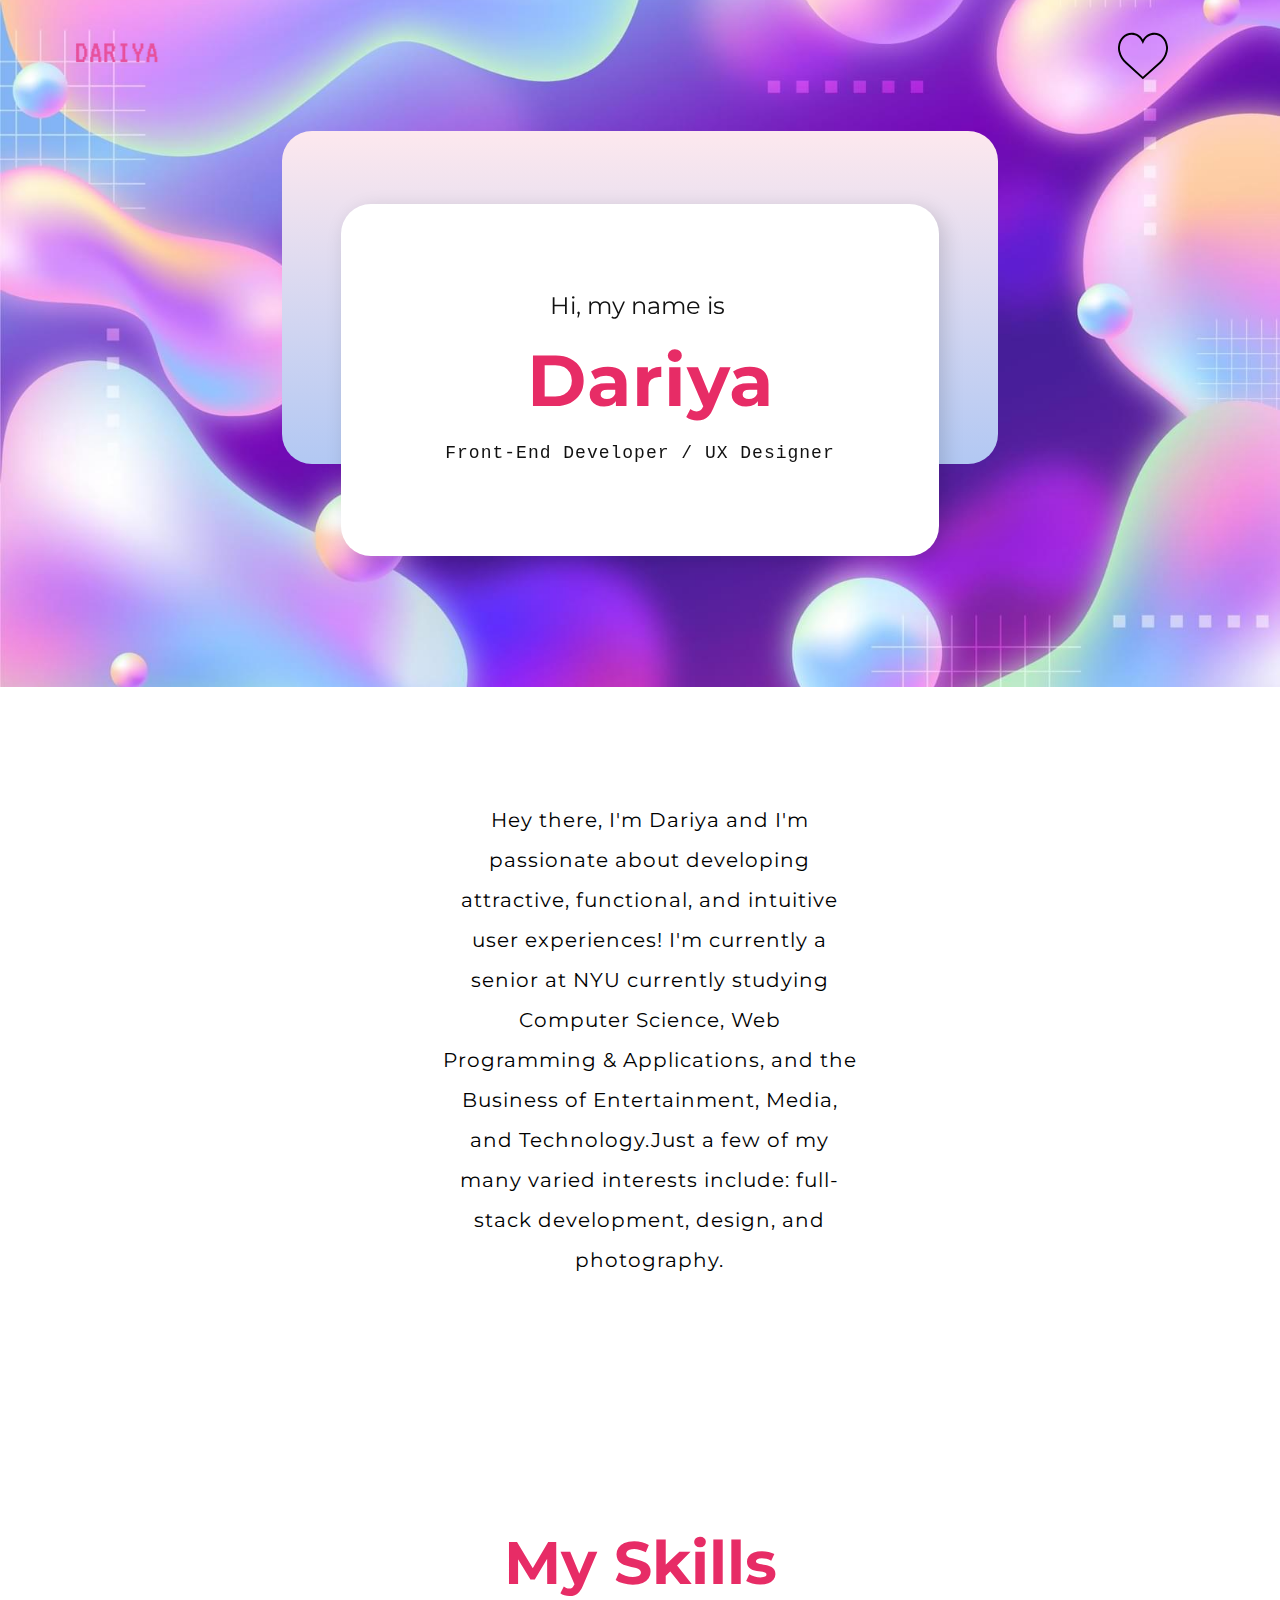
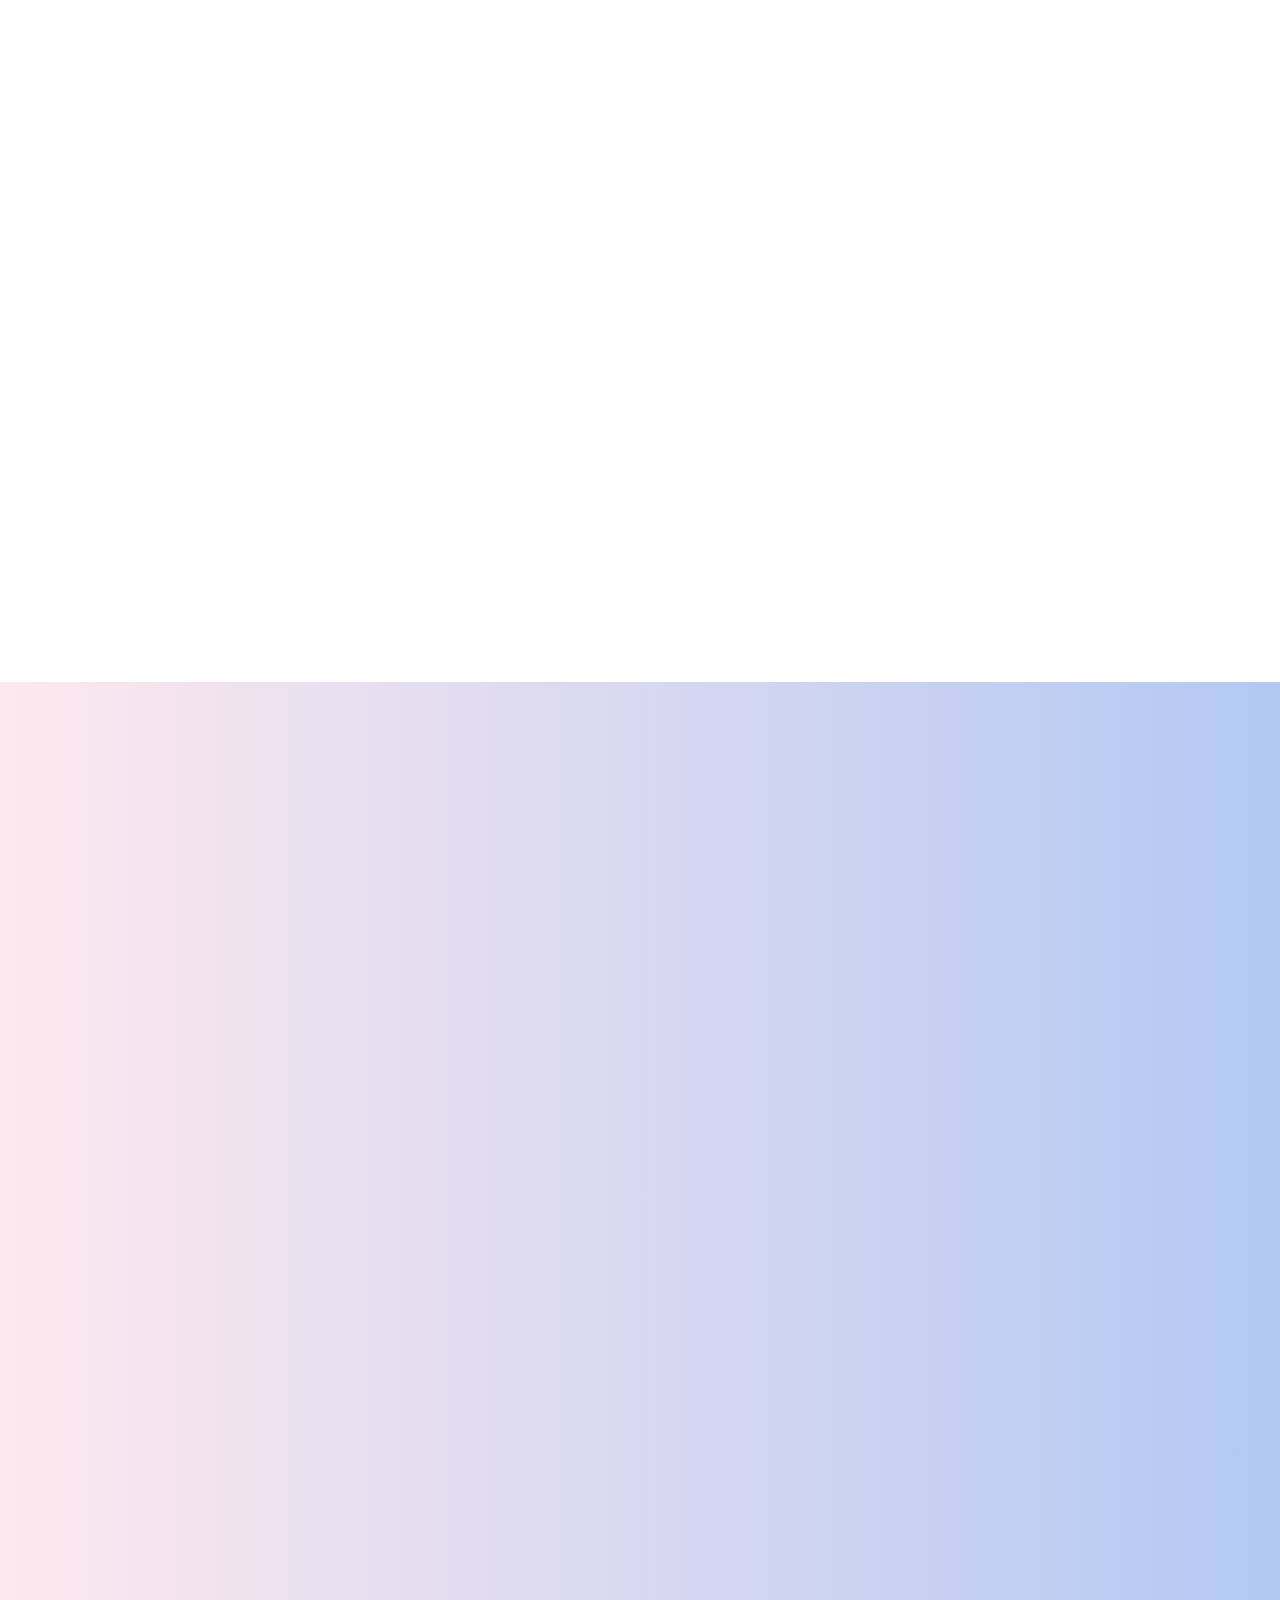
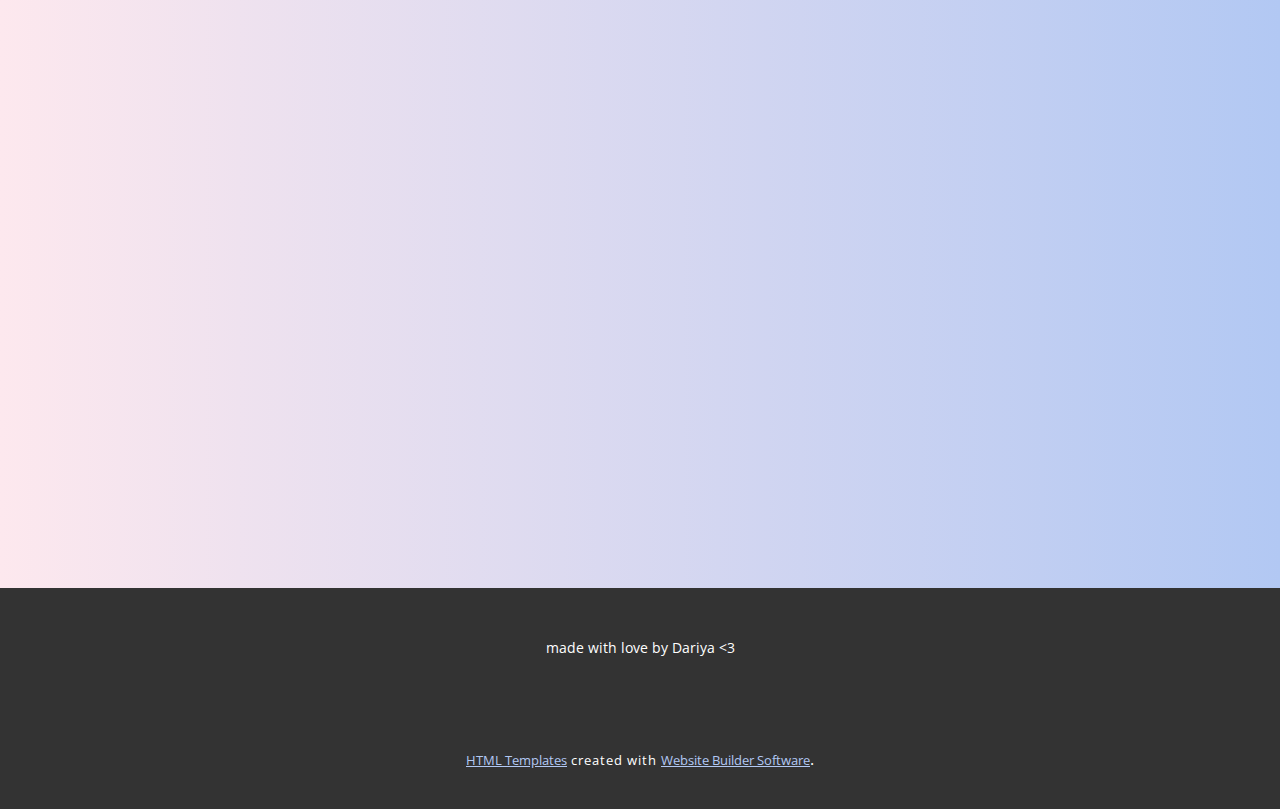
<file: index.html>
<!DOCTYPE html>
<html style="font-size: 16px;">
  <head>
    <meta name="viewport" content="width=device-width, initial-scale=1.0">
    <meta charset="utf-8">
    <meta name="keywords" content="Web Design Services, ​Hosting solution with benefits., ​What do our users say?, ​Hosting for every website, Meet Our Best Team, Premium Plans, $0, $29, $59, $139, Nam ultrices ultrices nec tortor pulvinar esteras loremips est orem., Follow us, Contact us">
    <meta name="description" content="">
    <meta name="page_type" content="np-template-header-footer-from-plugin">
    <title>Home</title>
    <link rel="stylesheet" href="nicepage.css" media="screen">
<link rel="stylesheet" href="Home.css" media="screen">
    <script class="u-script" type="text/javascript" src="jquery-1.9.1.min.js" defer=""></script>
    <script class="u-script" type="text/javascript" src="nicepage.js" defer=""></script>
    <meta name="generator" content="Nicepage 4.3.3, nicepage.com">
    <link id="u-theme-google-font" rel="stylesheet" href="https://fonts.googleapis.com/css?family=Montserrat:100,100i,200,200i,300,300i,400,400i,500,500i,600,600i,700,700i,800,800i,900,900i|Open+Sans:300,300i,400,400i,600,600i,700,700i,800,800i">
    <link id="u-page-google-font" rel="stylesheet" href="https://fonts.googleapis.com/css?family=Montserrat:100,100i,200,200i,300,300i,400,400i,500,500i,600,600i,700,700i,800,800i,900,900i|Montserrat:100,100i,200,200i,300,300i,400,400i,500,500i,600,600i,700,700i,800,800i,900,900i">
    
    
    
    
    
    
    <script type="application/ld+json">{
		"@context": "http://schema.org",
		"@type": "Organization",
		"name": "",
		"url": "/",
		"logo": "images/RosaCuorePixelBandaLogo1_150.png"
}</script>
    <meta name="theme-color" content="#4b7de1">
    <meta property="og:title" content="Home">
    <meta property="og:type" content="website">
    <link rel="canonical" href="/">
  </head>
  <body data-home-page="https://website1338505.nicepage.io/Home.html?version=565114ca-19ab-4b07-aa8d-dc6206b5a79f" data-home-page-title="Home" class="u-body u-overlap"><header class="u-clearfix u-header u-sticky u-sticky-a8fb u-header" id="sec-fce5"><div class="u-clearfix u-sheet u-sheet-1">
        <a href="/Home.html" data-page-id="1338516" class="u-image u-logo u-image-1" data-image-width="150" data-image-height="150" title="Home">
          <img src="images/RosaCuorePixelBandaLogo1_150.png" class="u-logo-image u-logo-image-1">
        </a>
        <nav class="u-menu u-menu-dropdown u-offcanvas u-menu-1" data-responsive-from="XL">
          <div class="menu-collapse" style="font-size: 1rem; letter-spacing: 0px;" wfd-invisible="true">
            <a class="u-button-style u-custom-left-right-menu-spacing u-custom-padding-bottom u-custom-top-bottom-menu-spacing u-nav-link u-text-active-palette-1-base u-text-hover-palette-2-base" href="#" style="padding: 17px 22px; font-size: calc(1em + 34px); color: rgb(0, 0, 0) !important;">
              <svg class="u-svg-link" preserveAspectRatio="xMidYMin slice" viewBox="0 0 51.997 51.997" style=""><use xlink:href="#svg-b8b0"></use></svg>
              <svg class="u-svg-content" viewBox="0 0 51.997 51.997" x="0px" y="0px" id="svg-b8b0" style="enable-background:new 0 0 51.997 51.997;"><g><path d="M51.911,16.242C51.152,7.888,45.239,1.827,37.839,1.827c-4.93,0-9.444,2.653-11.984,6.905
		c-2.517-4.307-6.846-6.906-11.697-6.906c-7.399,0-13.313,6.061-14.071,14.415c-0.06,0.369-0.306,2.311,0.442,5.478
		c1.078,4.568,3.568,8.723,7.199,12.013l18.115,16.439l18.426-16.438c3.631-3.291,6.121-7.445,7.199-12.014
		C52.216,18.553,51.97,16.611,51.911,16.242z M49.521,21.261c-0.984,4.172-3.265,7.973-6.59,10.985L25.855,47.481L9.072,32.25
		c-3.331-3.018-5.611-6.818-6.596-10.99c-0.708-2.997-0.417-4.69-0.416-4.701l0.015-0.101C2.725,9.139,7.806,3.826,14.158,3.826
		c4.687,0,8.813,2.88,10.771,7.515l0.921,2.183l0.921-2.183c1.927-4.564,6.271-7.514,11.069-7.514
		c6.351,0,11.433,5.313,12.096,12.727C49.938,16.57,50.229,18.264,49.521,21.261z"></path>
</g></svg>
            </a>
          </div>
          <div class="u-nav-container" wfd-invisible="true">
            <ul class="u-nav u-unstyled u-nav-1"><li class="u-nav-item"><a class="u-button-style u-nav-link u-text-active-palette-1-base u-text-hover-palette-2-base" href="//Copy-of-Home-1.html" style="padding: 10px 20px;">Copy of Home 1</a>
</li><li class="u-nav-item"><a class="u-button-style u-nav-link u-text-active-palette-1-base u-text-hover-palette-2-base" href="//Home.html" style="padding: 10px 20px;">Home</a>
</li><li class="u-nav-item"><a class="u-button-style u-nav-link u-text-active-palette-1-base u-text-hover-palette-2-base" href="//Contact-me.html" style="padding: 10px 20px;">Contact me</a>
</li></ul>
          </div>
          <div class="u-custom-menu u-nav-container-collapse" wfd-invisible="true">
            <div class="u-black u-container-style u-inner-container-layout u-opacity u-opacity-95 u-sidenav">
              <div class="u-inner-container-layout u-sidenav-overflow">
                <div class="u-menu-close"></div>
                <ul class="u-align-center u-nav u-popupmenu-items u-unstyled u-nav-2"><li class="u-nav-item"><a class="u-button-style u-nav-link" href="/Home.html" style="padding: 10px 20px;">Home</a>
</li><li class="u-nav-item"><a class="u-button-style u-nav-link" href="//Home.html" style="padding: 10px 20px;">Home</a>
</li></ul>
              </div>
            </div>
            <div class="u-black u-menu-overlay u-opacity u-opacity-70" wfd-invisible="true"></div>
          </div>
        </nav>
      </div></header>
    <section class="u-align-center-xs u-clearfix u-image u-section-1" id="carousel_f379" data-image-width="1620" data-image-height="1080">
      <div class="u-clearfix u-sheet u-valign-middle u-sheet-1">
        <div class="u-expanded-width-sm u-expanded-width-xs u-gradient u-radius-30 u-shape u-shape-round u-shape-1" data-animation-name="fadeIn" data-animation-duration="1500" data-animation-direction=""></div>
        <div class="u-align-center u-container-style u-group u-radius-30 u-shape-round u-white u-group-1" data-animation-name="slideIn" data-animation-duration="1500" data-animation-direction="Down">
          <div class="u-container-layout u-valign-middle u-container-layout-1">
            <h4 class="u-hover-feature u-text u-text-default u-text-1">Hi, my name is&nbsp;</h4>
            <h1 class="u-text u-text-palette-2-base u-text-2">&nbsp;Dariya</h1>
            <p class="u-custom-font u-font-courier-new u-text u-text-3">Front-End Developer / UX Designer</p>
          </div>
        </div>
      </div>
      
    </section>
    <section class="u-clearfix u-section-2" id="carousel_ef73">
      <div class="u-clearfix u-sheet u-valign-middle u-sheet-1">
        <div class="u-clearfix u-expanded-width u-layout-wrap u-layout-wrap-1">
          <div class="u-layout">
            <div class="u-layout-row">
              <div class="u-container-style u-layout-cell u-size-18-xl u-size-20-lg u-size-30-md u-size-30-sm u-size-30-xs u-layout-cell-1">
                <div class="u-container-layout u-container-layout-1">
                  <h2 class="u-text u-text-palette-2-base u-text-1" data-animation-name="fadeIn" data-animation-duration="2000" data-animation-direction="Left">About Me :</h2>
                  <div class="u-image u-image-circle u-image-1" alt="" data-image-width="828" data-image-height="592" data-animation-name="fadeIn" data-animation-duration="2000" data-animation-direction="Left"></div>
                </div>
              </div>
              <div class="u-container-style u-layout-cell u-size-23-lg u-size-25-xl u-size-30-md u-size-30-sm u-size-30-xs u-layout-cell-2">
                <div class="u-container-layout u-valign-middle u-container-layout-2">
                  <p class="u-align-center u-custom-font u-font-montserrat u-spacing-10 u-text u-text-black u-text-2"> Hey there, I'm Dariya and I'm passionate about developing attractive, functional, and intuitive user experiences! I'm currently a senior at NYU currently studying Computer Science, Web Programming &amp; Applications, and the Business of Entertainment, Media, and Technology.Just a few of my many varied interests include: full-stack development, design, and photography.<br>
                  </p>
                </div>
              </div>
              <div class="u-container-style u-gradient u-layout-cell u-radius-17 u-shape-round u-size-17-lg u-size-17-xl u-size-60-md u-size-60-sm u-size-60-xs u-layout-cell-3" data-animation-name="fadeIn" data-animation-duration="2000" data-animation-direction="Right">
                <div class="u-container-layout u-valign-middle u-container-layout-3">
                  <p class="u-custom-font u-font-montserrat u-text u-text-3">Sed pulvinar proin gravida hendrerit lectus. Faucibus et molestie ac feugiat sed. Malesuada fames ac turpis egestas maecenas pharetra convallis posuere morbi.&nbsp;<br>
                    <br>Turpis egestas integer eget aliquet nibh praesent. Vitae et leo duis ut diam quam nulla porttitor massa. Quis lectus nulla at volutpat diam ut venenatis tellus. Eget nullam non nisi est sit amet facilisis magna etiam.&nbsp;
                  </p>
                </div>
              </div>
            </div>
          </div>
        </div>
      </div>
    </section>
    <section class="u-align-center u-clearfix u-section-3" id="carousel_1f11">
      <div class="u-clearfix u-sheet u-valign-middle-md u-sheet-1">
        <div class="u-expanded-width u-gradient u-radius-20 u-shape u-shape-round u-shape-1" data-animation-name="fadeIn" data-animation-duration="2000" data-animation-direction="Down"></div>
        <h1 class="u-custom-font u-heading-font u-text u-text-default-lg u-text-default-md u-text-default-sm u-text-default-xl u-text-1">My Skills<br>
        </h1>
        <div class="u-list u-list-1">
          <div class="u-repeater u-repeater-1">
            <div class="u-align-left u-container-style u-list-item u-radius-20 u-repeater-item u-shape-round u-white u-list-item-1" data-animation-name="fadeIn" data-animation-duration="2000" data-animation-direction="Up">
              <div class="u-container-layout u-similar-container u-container-layout-1">
                <h3 class="u-align-center u-text u-text-default u-text-palette-1-base u-text-2">UI / UX Design</h3>
                <h5 class="u-text u-text-black u-text-default u-text-3">Chief Accountant</h5>
              </div>
            </div>
            <div class="u-align-left u-container-style u-list-item u-radius-20 u-repeater-item u-shape-round u-white u-list-item-2" data-animation-name="fadeIn" data-animation-duration="2000" data-animation-direction="Up">
              <div class="u-container-layout u-similar-container u-container-layout-2">
                <h3 class="u-align-center u-text u-text-default u-text-palette-1-base u-text-4">Front-End Development</h3>
                <h5 class="u-text u-text-black u-text-default u-text-5">Secretary</h5>
              </div>
            </div>
            <div class="u-align-left u-container-style u-list-item u-radius-20 u-repeater-item u-shape-round u-white u-list-item-3" data-animation-name="fadeIn" data-animation-duration="2000" data-animation-direction="Up">
              <div class="u-container-layout u-similar-container u-container-layout-3">
                <h3 class="u-align-center u-text u-text-default u-text-palette-1-base u-text-6">Branding and Marketing</h3>
                <h5 class="u-text u-text-black u-text-default u-text-7">Sales Manager</h5>
              </div>
            </div>
          </div>
        </div>
      </div>
    </section>
    <section class="u-align-center u-clearfix u-gradient u-section-4" id="carousel_9938">
      <div class="u-clearfix u-sheet u-sheet-1">
        <div class="u-clearfix u-expanded-width-md u-expanded-width-sm u-expanded-width-xs u-gutter-10 u-layout-wrap u-layout-wrap-1">
          <div class="u-gutter-0 u-layout">
            <div class="u-layout-col">
              <div class="u-size-30">
                <div class="u-layout-row">
                  <div class="u-align-center u-container-style u-layout-cell u-radius-15 u-size-30 u-white u-layout-cell-1" data-image-width="1620" data-image-height="1080" data-animation-name="slideIn" data-animation-duration="2000" data-animation-direction="Down">
                    <div class="u-container-layout u-valign-top u-container-layout-1"><span class="u-file-icon u-icon u-icon-circle u-palette-2-light-3 u-spacing-18 u-text-palette-1-base u-icon-1"><img src="images/1.png" alt=""></span>
                      <h3 class="u-text u-text-default u-text-palette-1-base u-text-1">UX / UI Design</h3>
                      <p class="u-text u-text-palette-5-dark-2 u-text-2">Duis aute irure dolor in reprehenderit in voluptate velit esse cillum dolore eu fugiat nulla pariatur</p>
                      <a href="https://nicepage.review" class="u-active-none u-align-center u-border-1 u-border-active-palette-1-light-1 u-border-hover-palette-1-light-1 u-border-palette-1-base u-btn u-button-style u-hover-none u-none u-text-body-color u-btn-1">more</a>
                    </div>
                  </div>
                  <div class="u-align-center u-container-style u-hover-feature u-layout-cell u-radius-15 u-size-30 u-white u-layout-cell-2" data-animation-name="slideIn" data-animation-duration="2000" data-animation-direction="Down">
                    <div class="u-container-layout u-valign-top u-container-layout-2"><span class="u-icon u-icon-circle u-palette-1-light-3 u-spacing-18 u-text-palette-1-base u-icon-2"><svg class="u-svg-link" preserveAspectRatio="xMidYMin slice" viewBox="0 0 512 512" style=""><use xlink:href="#svg-0413"></use></svg><svg class="u-svg-content" viewBox="0 0 512 512" id="svg-0413"><path d="m467 1h-422c-24.813 0-45 20.187-45 45v420c0 24.813 20.187 45 45 45h422c24.813 0 45-20.187 45-45v-420c0-24.813-20.187-45-45-45zm-422 30h422c8.271 0 15 6.729 15 15v75h-452v-75c0-8.271 6.729-15 15-15zm422 450h-422c-8.271 0-15-6.729-15-15v-315h452v315c0 8.271-6.729 15-15 15z"></path><path d="m306.909 197.213c-7.614-3.263-16.433.264-19.696 7.878l-90 210c-3.264 7.614.264 16.433 7.878 19.696 7.617 3.264 16.434-.266 19.696-7.878l90-210c3.264-7.615-.264-16.433-7.878-19.696z"></path><path d="m177.713 246.629c-5.176-6.469-14.617-7.517-21.083-2.342l-75 60c-7.499 5.997-7.504 17.424 0 23.426l75 60c6.469 5.176 15.91 4.126 21.083-2.342 5.175-6.469 4.127-15.909-2.343-21.083l-60.358-48.288 60.358-48.287c6.47-5.175 7.518-14.614 2.343-21.084z"></path><path d="m430.37 304.287-75-60c-6.469-5.176-15.909-4.127-21.083 2.342-5.175 6.469-4.127 15.909 2.343 21.083l60.358 48.288-60.358 48.287c-6.47 5.175-7.518 14.614-2.343 21.083 5.182 6.476 14.623 7.512 21.083 2.342l75-60c7.499-5.997 7.504-17.423 0-23.425z"></path><circle cx="76" cy="76" r="15"></circle><circle cx="136" cy="76" r="15"></circle><circle cx="196" cy="76" r="15"></circle><path d="m346 91h90c8.284 0 15-6.716 15-15s-6.716-15-15-15h-90c-8.284 0-15 6.716-15 15s6.716 15 15 15z"></path></svg></span>
                      <h3 class="u-text u-text-default u-text-palette-1-base u-text-3">Front-End</h3>
                      <p class="u-text u-text-palette-5-dark-2 u-text-4">Duis aute irure dolor in reprehenderit in voluptate velit esse cillum dolore eu fugiat nulla pariatur</p>
                      <a href="https://nicepage.com/templates" class="u-active-none u-align-center u-border-1 u-border-active-palette-1-light-1 u-border-hover-palette-1-light-1 u-border-palette-1-base u-btn u-button-style u-hover-none u-none u-text-body-color u-btn-2">more</a>
                    </div>
                  </div>
                </div>
              </div>
              <div class="u-size-30">
                <div class="u-layout-row">
                  <div class="u-align-center u-container-style u-hover-feature u-layout-cell u-radius-15 u-size-30 u-white u-layout-cell-3" data-animation-name="slideIn" data-animation-duration="2000" data-animation-direction="Up">
                    <div class="u-container-layout u-valign-top u-container-layout-3"><span class="u-file-icon u-icon u-icon-circle u-palette-1-light-3 u-spacing-18 u-text-palette-1-base u-icon-3"><img src="images/2.png" alt=""></span>
                      <h3 class="u-text u-text-default u-text-palette-1-base u-text-5">Web 3.0</h3>
                      <p class="u-text u-text-palette-5-dark-2 u-text-6">Duis aute irure dolor in reprehenderit in voluptate velit esse cillum dolore eu fugiat nulla pariatur</p>
                      <a href="https://nicepage.com/wysiwyg-html-editor" class="u-active-none u-align-center u-border-1 u-border-active-palette-1-light-1 u-border-hover-palette-1-light-1 u-border-palette-1-base u-btn u-button-style u-hover-none u-none u-text-body-color u-btn-3">more</a>
                    </div>
                  </div>
                  <div class="u-align-center u-container-style u-hover-feature u-layout-cell u-radius-15 u-size-30 u-white u-layout-cell-4" data-animation-name="slideIn" data-animation-duration="2000" data-animation-direction="Up">
                    <div class="u-container-layout u-valign-top u-container-layout-4"><span class="u-file-icon u-icon u-icon-circle u-palette-2-light-3 u-spacing-18 u-text-palette-1-base u-icon-4"><img src="images/3.png" alt=""></span>
                      <h3 class="u-text u-text-default u-text-palette-1-base u-text-7">Marketing Campaigns</h3>
                      <p class="u-text u-text-palette-5-dark-2 u-text-8">Duis aute irure dolor llum dolore eu fugiat nulla pariatur</p>
                      <a href="https://nicepage.one" class="u-active-none u-align-center u-border-1 u-border-active-palette-1-light-1 u-border-hover-palette-1-light-1 u-border-palette-1-base u-btn u-button-style u-hover-none u-none u-text-body-color u-btn-4">more</a>
                    </div>
                  </div>
                </div>
              </div>
            </div>
          </div>
        </div>
        <div class="u-align-left u-container-style u-expanded-width-md u-expanded-width-sm u-expanded-width-xs u-group u-shape-rectangle u-group-1" data-animation-name="fadeIn" data-animation-duration="1250" data-animation-direction="Left">
          <div class="u-container-layout u-container-layout-5">
            <h1 class="u-text u-text-palette-2-base u-text-9">My projects</h1>
            <p class="u-align-left u-text u-text-10">I love to work on different typer of projects where I can sharp my skills and help people to create a successful business! I love learning new technologies and share my knowledge with others.</p>
            <a href="/Copy-of-Home-1.html" data-page-id="1339191" class="u-active-black u-border-none u-btn u-btn-round u-button-style u-custom-font u-font-montserrat u-hover-palette-2-light-1 u-palette-1-base u-radius-10 u-btn-5">read more</a>
          </div>
        </div>
      </div>
      
      
      
    </section>
    <section class="u-clearfix u-white u-section-5" id="carousel_c559">
      <div class="u-align-left u-container-style u-expanded-width u-gradient u-group u-shape-rectangle u-group-1">
        <div class="u-container-layout u-container-layout-1"></div>
      </div>
    </section>
    
    
    <footer class="u-align-center u-clearfix u-footer u-grey-80 u-footer" id="sec-0a24"><div class="u-clearfix u-sheet u-sheet-1">
        <p class="u-small-text u-text u-text-variant u-text-1">made with love by Dariya &lt;3</p>
      </div></footer>
    <section class="u-backlink u-clearfix u-grey-80">
      <a class="u-link" href="https://nicepage.com/html-templates" target="_blank">
        <span>HTML Templates</span>
      </a>
      <p class="u-text">
        <span>created with</span>
      </p>
      <a class="u-link" href="" target="_blank">
        <span>Website Builder Software</span>
      </a>. 
    </section>
  </body>
</html>
</file>
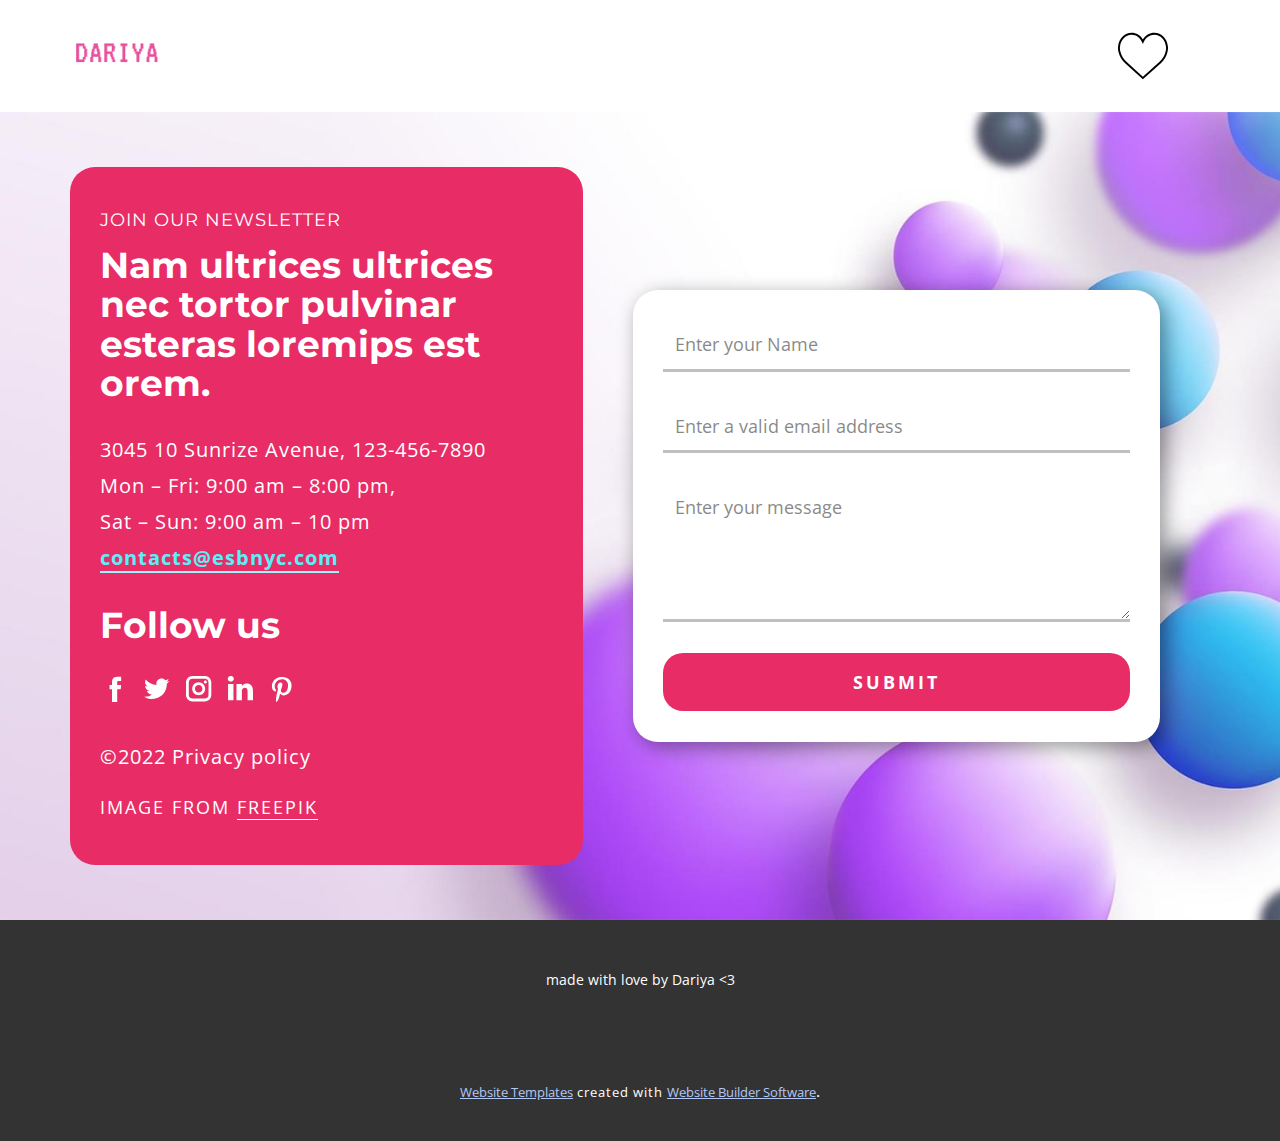
<file: Contact-me.html>
<!DOCTYPE html>
<html style="font-size: 16px;">
  <head>
    <meta name="viewport" content="width=device-width, initial-scale=1.0">
    <meta charset="utf-8">
    <meta name="keywords" content="Nam ultrices ultrices nec tortor pulvinar esteras loremips est orem., Follow us">
    <meta name="description" content="">
    <meta name="page_type" content="np-template-header-footer-from-plugin">
    <title>Contact me</title>
    <link rel="stylesheet" href="nicepage.css" media="screen">
<link rel="stylesheet" href="Contact-me.css" media="screen">
    <script class="u-script" type="text/javascript" src="jquery-1.9.1.min.js" defer=""></script>
    <script class="u-script" type="text/javascript" src="nicepage.js" defer=""></script>
    <meta name="generator" content="Nicepage 4.3.3, nicepage.com">
    <link id="u-theme-google-font" rel="stylesheet" href="https://fonts.googleapis.com/css?family=Montserrat:100,100i,200,200i,300,300i,400,400i,500,500i,600,600i,700,700i,800,800i,900,900i|Open+Sans:300,300i,400,400i,600,600i,700,700i,800,800i">
    
    
    <script type="application/ld+json">{
		"@context": "http://schema.org",
		"@type": "Organization",
		"name": "",
		"logo": "images/RosaCuorePixelBandaLogo1_150.png"
}</script>
    <meta name="theme-color" content="#4b7de1">
    <meta property="og:title" content="Contact me">
    <meta property="og:type" content="website">
  </head>
  <body class="u-body"><header class="u-clearfix u-header u-sticky u-sticky-a8fb u-header" id="sec-fce5"><div class="u-clearfix u-sheet u-sheet-1">
        <a href="/Home.html" data-page-id="1338516" class="u-image u-logo u-image-1" data-image-width="150" data-image-height="150" title="Home">
          <img src="images/RosaCuorePixelBandaLogo1_150.png" class="u-logo-image u-logo-image-1">
        </a>
        <nav class="u-menu u-menu-dropdown u-offcanvas u-menu-1" data-responsive-from="XL">
          <div class="menu-collapse" style="font-size: 1rem; letter-spacing: 0px;" wfd-invisible="true">
            <a class="u-button-style u-custom-left-right-menu-spacing u-custom-padding-bottom u-custom-top-bottom-menu-spacing u-nav-link u-text-active-palette-1-base u-text-hover-palette-2-base" href="#" style="padding: 17px 22px; font-size: calc(1em + 34px); color: rgb(0, 0, 0) !important;">
              <svg class="u-svg-link" preserveAspectRatio="xMidYMin slice" viewBox="0 0 51.997 51.997" style=""><use xlink:href="#svg-b8b0"></use></svg>
              <svg class="u-svg-content" viewBox="0 0 51.997 51.997" x="0px" y="0px" id="svg-b8b0" style="enable-background:new 0 0 51.997 51.997;"><g><path d="M51.911,16.242C51.152,7.888,45.239,1.827,37.839,1.827c-4.93,0-9.444,2.653-11.984,6.905
		c-2.517-4.307-6.846-6.906-11.697-6.906c-7.399,0-13.313,6.061-14.071,14.415c-0.06,0.369-0.306,2.311,0.442,5.478
		c1.078,4.568,3.568,8.723,7.199,12.013l18.115,16.439l18.426-16.438c3.631-3.291,6.121-7.445,7.199-12.014
		C52.216,18.553,51.97,16.611,51.911,16.242z M49.521,21.261c-0.984,4.172-3.265,7.973-6.59,10.985L25.855,47.481L9.072,32.25
		c-3.331-3.018-5.611-6.818-6.596-10.99c-0.708-2.997-0.417-4.69-0.416-4.701l0.015-0.101C2.725,9.139,7.806,3.826,14.158,3.826
		c4.687,0,8.813,2.88,10.771,7.515l0.921,2.183l0.921-2.183c1.927-4.564,6.271-7.514,11.069-7.514
		c6.351,0,11.433,5.313,12.096,12.727C49.938,16.57,50.229,18.264,49.521,21.261z"></path>
</g></svg>
            </a>
          </div>
          <div class="u-nav-container" wfd-invisible="true">
            <ul class="u-nav u-unstyled u-nav-1"><li class="u-nav-item"><a class="u-button-style u-nav-link u-text-active-palette-1-base u-text-hover-palette-2-base" href="//Copy-of-Home-1.html" style="padding: 10px 20px;">Copy of Home 1</a>
</li><li class="u-nav-item"><a class="u-button-style u-nav-link u-text-active-palette-1-base u-text-hover-palette-2-base" href="//Home.html" style="padding: 10px 20px;">Home</a>
</li><li class="u-nav-item"><a class="u-button-style u-nav-link u-text-active-palette-1-base u-text-hover-palette-2-base" href="//Contact-me.html" style="padding: 10px 20px;">Contact me</a>
</li></ul>
          </div>
          <div class="u-custom-menu u-nav-container-collapse" wfd-invisible="true">
            <div class="u-black u-container-style u-inner-container-layout u-opacity u-opacity-95 u-sidenav">
              <div class="u-inner-container-layout u-sidenav-overflow">
                <div class="u-menu-close"></div>
                <ul class="u-align-center u-nav u-popupmenu-items u-unstyled u-nav-2"><li class="u-nav-item"><a class="u-button-style u-nav-link" href="/Home.html" style="padding: 10px 20px;">Home</a>
</li><li class="u-nav-item"><a class="u-button-style u-nav-link" href="//Home.html" style="padding: 10px 20px;">Home</a>
</li></ul>
              </div>
            </div>
            <div class="u-black u-menu-overlay u-opacity u-opacity-70" wfd-invisible="true"></div>
          </div>
        </nav>
      </div></header>
    <section class="u-clearfix u-expanded-width-xl u-image u-section-1" id="carousel_c559" data-image-width="1920" data-image-height="987">
      <div class="u-clearfix u-sheet u-valign-middle u-sheet-1">
        <div class="u-clearfix u-expanded-width u-gutter-0 u-layout-wrap u-layout-wrap-1">
          <div class="u-gutter-0 u-layout">
            <div class="u-layout-row">
              <div class="u-align-left u-container-style u-layout-cell u-palette-2-base u-radius-25 u-shape-round u-size-27-lg u-size-27-xl u-size-30-md u-size-30-sm u-size-30-xs u-layout-cell-1">
                <div class="u-container-layout u-valign-middle-lg u-valign-middle-xl u-container-layout-1">
                  <h6 class="u-text u-text-default u-text-1">Join our newsletter</h6>
                  <h2 class="u-text u-text-2">Nam ultrices ultrices nec tortor pulvinar esteras loremips est orem.</h2>
                  <p class="u-text u-text-3">3045 10 Sunrize Avenue, 123-456-7890<br>Mon – Fri: 9:00 am – 8:00 pm,<br>Sat – Sun: 9:00 am – 10 pm<br>
                    <a href="https://nicepage.com/k/hospital-website-templates" class="u-active-none u-border-2 u-border-active-palette-2-light-2 u-border-hover-palette-2-light-2 u-border-palette-4-light-2 u-btn u-button-link u-button-style u-hover-none u-none u-text-active-palette-2-light-2 u-text-hover-palette-2-light-2 u-text-palette-4-light-1 u-btn-1"> contacts@esbnyc.com </a>
                  </p>
                  <h2 class="u-text u-text-default u-text-4">Follow us</h2>
                  <div class="u-align-left u-social-icons u-spacing-10 u-social-icons-1">
                    <a class="u-social-url" target="_blank" href="https://facebook.com/facebook.com"><span class="u-icon u-icon-circle u-social-facebook u-social-icon u-text-white u-icon-1">
                    <svg class="u-svg-link" preserveAspectRatio="xMidYMin slice" viewBox="0 0 112 112" style=""><use xlink:href="#svg-87ce"></use></svg>
                    <svg x="0px" y="0px" viewBox="0 0 112 112" id="svg-87ce" class="u-svg-content"><path d="M75.5,28.8H65.4c-1.5,0-4,0.9-4,4.3v9.4h13.9l-1.5,15.8H61.4v45.1H42.8V58.3h-8.8V42.4h8.8V32.2 c0-7.4,3.4-18.8,18.8-18.8h13.8v15.4H75.5z"></path></svg>
                  </span>
                    </a>
                    <a class="u-social-url" target="_blank" href="https://twitter.com/twitter.com"><span class="u-icon u-icon-circle u-social-icon u-social-twitter u-text-white u-icon-2">
                    <svg class="u-svg-link" preserveAspectRatio="xMidYMin slice" viewBox="0 0 112 112" style=""><use xlink:href="#svg-88a8"></use></svg>
                    <svg x="0px" y="0px" viewBox="0 0 112 112" id="svg-88a8" class="u-svg-content"><path d="M92.2,38.2c0,0.8,0,1.6,0,2.3c0,24.3-18.6,52.4-52.6,52.4c-10.6,0.1-20.2-2.9-28.5-8.2 c1.4,0.2,2.9,0.2,4.4,0.2c8.7,0,16.7-2.9,23-7.9c-8.1-0.2-14.9-5.5-17.3-12.8c1.1,0.2,2.4,0.2,3.4,0.2c1.6,0,3.3-0.2,4.8-0.7 c-8.4-1.6-14.9-9.2-14.9-18c0-0.2,0-0.2,0-0.2c2.5,1.4,5.4,2.2,8.4,2.3c-5-3.3-8.3-8.9-8.3-15.4c0-3.4,1-6.5,2.5-9.2 c9.1,11.1,22.7,18.5,38,19.2c-0.2-1.4-0.4-2.8-0.4-4.3c0.1-10,8.3-18.2,18.5-18.2c5.4,0,10.1,2.2,13.5,5.7c4.3-0.8,8.1-2.3,11.7-4.5 c-1.4,4.3-4.3,7.9-8.1,10.1c3.7-0.4,7.3-1.4,10.6-2.9C98.9,32.3,95.7,35.5,92.2,38.2z"></path></svg>
                  </span>
                    </a>
                    <a class="u-social-url" target="_blank" href="https://www.instagram.com/instagram.com"><span class="u-icon u-icon-circle u-social-icon u-social-instagram u-text-white u-icon-3">
                    <svg class="u-svg-link" preserveAspectRatio="xMidYMin slice" viewBox="0 0 112 112" style=""><use xlink:href="#svg-694e"></use></svg>
                    <svg x="0px" y="0px" viewBox="0 0 112 112" id="svg-694e" class="u-svg-content"><path d="M55.9,32.9c-12.8,0-23.2,10.4-23.2,23.2s10.4,23.2,23.2,23.2s23.2-10.4,23.2-23.2S68.7,32.9,55.9,32.9z M55.9,69.4c-7.4,0-13.3-6-13.3-13.3c-0.1-7.4,6-13.3,13.3-13.3s13.3,6,13.3,13.3C69.3,63.5,63.3,69.4,55.9,69.4z"></path><path d="M79.7,26.8c-3,0-5.4,2.5-5.4,5.4s2.5,5.4,5.4,5.4c3,0,5.4-2.5,5.4-5.4S82.7,26.8,79.7,26.8z"></path><path d="M78.2,11H33.5C21,11,10.8,21.3,10.8,33.7v44.7c0,12.6,10.2,22.8,22.7,22.8h44.7c12.6,0,22.7-10.2,22.7-22.7 V33.7C100.8,21.1,90.6,11,78.2,11z M91,78.4c0,7.1-5.8,12.8-12.8,12.8H33.5c-7.1,0-12.8-5.8-12.8-12.8V33.7 c0-7.1,5.8-12.8,12.8-12.8h44.7c7.1,0,12.8,5.8,12.8,12.8V78.4z"></path></svg>
                  </span>
                    </a>
                    <a class="u-social-url" target="_blank" href="https://linkedin.com/in/linkedin.com"><span class="u-icon u-icon-circle u-social-icon u-social-linkedin u-text-white u-icon-4">
                    <svg class="u-svg-link" preserveAspectRatio="xMidYMin slice" viewBox="0 0 112 112" style=""><use xlink:href="#svg-1f32"></use></svg>
                    <svg x="0px" y="0px" viewBox="0 0 112 112" id="svg-1f32" class="u-svg-content"><path d="M33.8,96.8H14.5v-58h19.3V96.8z M24.1,30.9L24.1,30.9c-6.6,0-10.8-4.5-10.8-10.1c0-5.8,4.3-10.1,10.9-10.1 S34.9,15,35.1,20.8C35.1,26.4,30.8,30.9,24.1,30.9z M103.3,96.8H84.1v-31c0-7.8-2.7-13.1-9.8-13.1c-5.3,0-8.5,3.6-9.9,7.1 c-0.6,1.3-0.6,3-0.6,4.8V97H44.5c0,0,0.3-52.6,0-58h19.3v8.2c2.6-3.9,7.2-9.6,17.4-9.6c12.7,0,22.2,8.4,22.2,26.1V96.8z"></path></svg>
                  </span>
                    </a>
                    <a class="u-social-url" target="_blank" href="https://pinterest.com/pinterest.com"><span class="u-icon u-icon-circle u-social-icon u-social-pinterest u-text-white u-icon-5">
                    <svg class="u-svg-link" preserveAspectRatio="xMidYMin slice" viewBox="0 0 112 112" style=""><use xlink:href="#svg-9623"></use></svg>
                    <svg x="0px" y="0px" viewBox="0 0 112 112" id="svg-9623" class="u-svg-content"><path d="M61.9,79.8c-5.5-0.3-7.8-3.1-12-5.8c-2.3,12.4-5.4,24.3-13.8,30.5c-2.6-18.7,3.8-32.8,6.9-47.7 c-5.1-8.7,0.7-26.2,11.5-21.9c13.5,5.4-11.6,32.3,5.1,35.7c17.6,3.5,24.7-30.5,13.8-41.4c-15.7-16.1-45.7-0.5-42,22.3 c0.9,5.6,6.7,7.2,2.3,15c-10.1-2.2-13-10.2-12.7-20.7c0.6-17.3,15.5-29.3,30.5-31.1c19-2.2,36.8,6.9,39.2,24.7 C93.4,59.5,82.3,81.3,61.9,79.8z"></path></svg>
                  </span>
                    </a>
                  </div>
                  <p class="u-text u-text-5">©2022 Privacy policy</p>
                  <p class="u-text u-text-default u-text-6">Image from <a href="https://www.freepik.com/vectors/geometric" class="u-active-none u-border-1 u-border-active-palette-2-light-2 u-border-hover-palette-2-light-2 u-border-white u-btn u-button-link u-button-style u-hover-none u-none u-text-active-palette-2-light-2 u-text-body-alt-color u-text-hover-palette-2-light-2 u-btn-2" target="_blank">FREEPIK</a>
                  </p>
                </div>
              </div>
              <div class="u-align-center u-container-style u-layout-cell u-shape-rectangle u-size-30-md u-size-30-sm u-size-30-xs u-size-33-lg u-size-33-xl u-layout-cell-2" data-animation-name="" data-animation-duration="0" data-animation-delay="0" data-animation-direction="">
                <div class="u-container-layout u-valign-middle u-container-layout-2">
                  <div class="u-expanded-width-xs u-form u-radius-25 u-white u-form-1">
                    <form action="https://nicepage.com/editor/Forms/Process" method="POST" class="u-clearfix u-form-spacing-30 u-form-vertical u-inner-form" style="padding: 30px;" source="email" name="form">
                      <input type="hidden" id="siteId" name="siteId" value="1338505" wfd-invisible="true">
                      <input type="hidden" id="pageId" name="pageId" value="1338509" wfd-invisible="true">
                      <div class="u-form-group u-form-name">
                        <label for="name-3b9a" class="u-form-control-hidden u-label" wfd-invisible="true">Name</label>
                        <input type="text" placeholder="Enter your Name" id="name-3b9a" name="name" class="u-border-3 u-border-grey-25 u-border-no-left u-border-no-right u-border-no-top u-input u-input-rectangle u-input-1" required="">
                      </div>
                      <div class="u-form-email u-form-group">
                        <label for="email-3b9a" class="u-form-control-hidden u-label" wfd-invisible="true">Email</label>
                        <input type="email" placeholder="Enter a valid email address" id="email-3b9a" name="email" class="u-border-3 u-border-grey-25 u-border-no-left u-border-no-right u-border-no-top u-input u-input-rectangle u-input-2" required="">
                      </div>
                      <div class="u-form-group u-form-message">
                        <label for="message-3b9a" class="u-form-control-hidden u-label" wfd-invisible="true">Message</label>
                        <textarea placeholder="Enter your message" rows="4" cols="50" id="message-3b9a" name="message" class="u-border-3 u-border-grey-25 u-border-no-left u-border-no-right u-border-no-top u-input u-input-rectangle u-input-3" required=""></textarea>
                      </div>
                      <div class="u-align-left u-form-group u-form-submit">
                        <a href="#" class="u-active-palette-2-light-1 u-border-none u-btn u-btn-round u-btn-submit u-button-style u-hover-palette-2-light-1 u-palette-2-base u-radius-20 u-text-active-white u-text-body-alt-color u-text-hover-white u-btn-3">Submit</a>
                        <input type="submit" value="submit" class="u-form-control-hidden" wfd-invisible="true">
                      </div>
                      <div class="u-form-send-message u-form-send-success" wfd-invisible="true"> Thank you! Your message has been sent. </div>
                      <div class="u-form-send-error u-form-send-message" wfd-invisible="true"> Unable to send your message. Please fix errors then try again. </div>
                      <input type="hidden" value="" name="recaptchaResponse" wfd-invisible="true">
                    </form>
                  </div>
                </div>
              </div>
            </div>
          </div>
        </div>
      </div>
    </section>
    
    
    <footer class="u-align-center u-clearfix u-footer u-grey-80 u-footer" id="sec-0a24"><div class="u-clearfix u-sheet u-sheet-1">
        <p class="u-small-text u-text u-text-variant u-text-1">made with love by Dariya &lt;3</p>
      </div></footer>
    <section class="u-backlink u-clearfix u-grey-80">
      <a class="u-link" href="https://nicepage.com/website-templates" target="_blank">
        <span>Website Templates</span>
      </a>
      <p class="u-text">
        <span>created with</span>
      </p>
      <a class="u-link" href="" target="_blank">
        <span>Website Builder Software</span>
      </a>. 
    </section>
  </body>
</html>
</file>
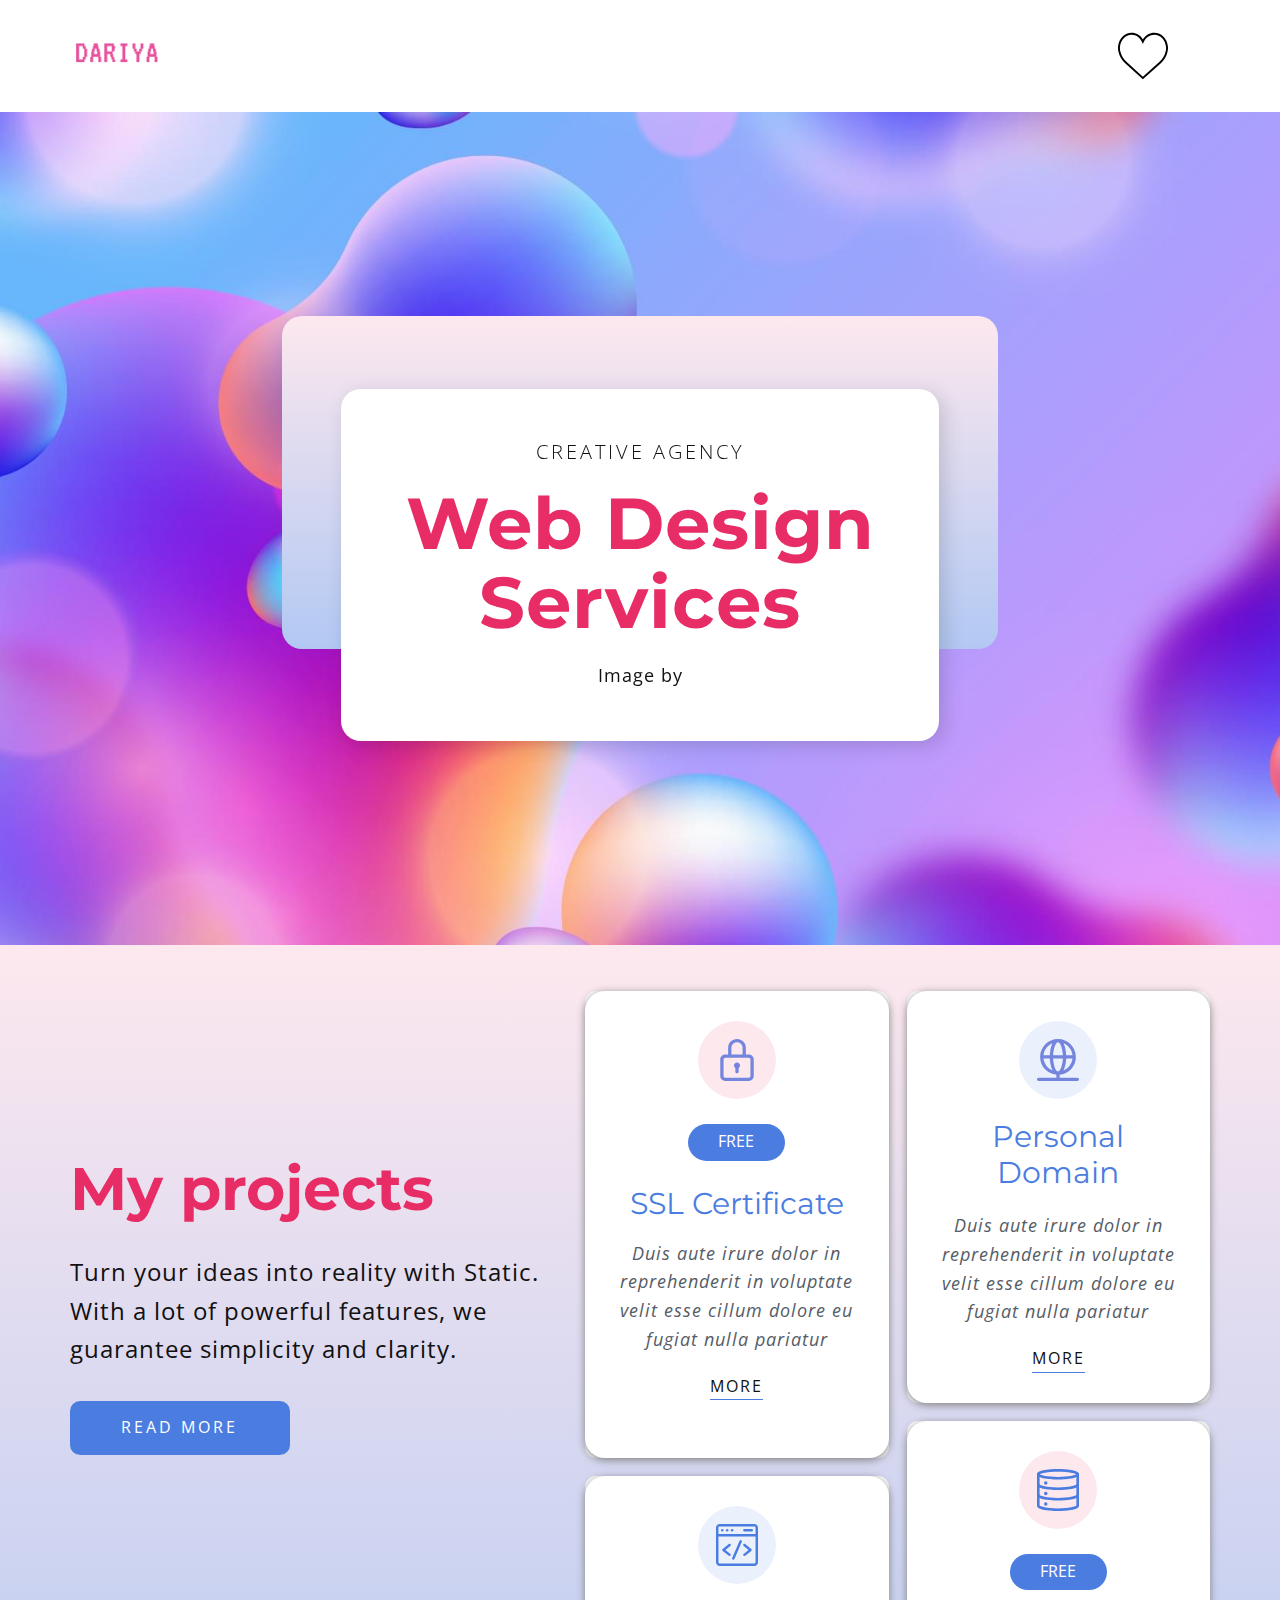
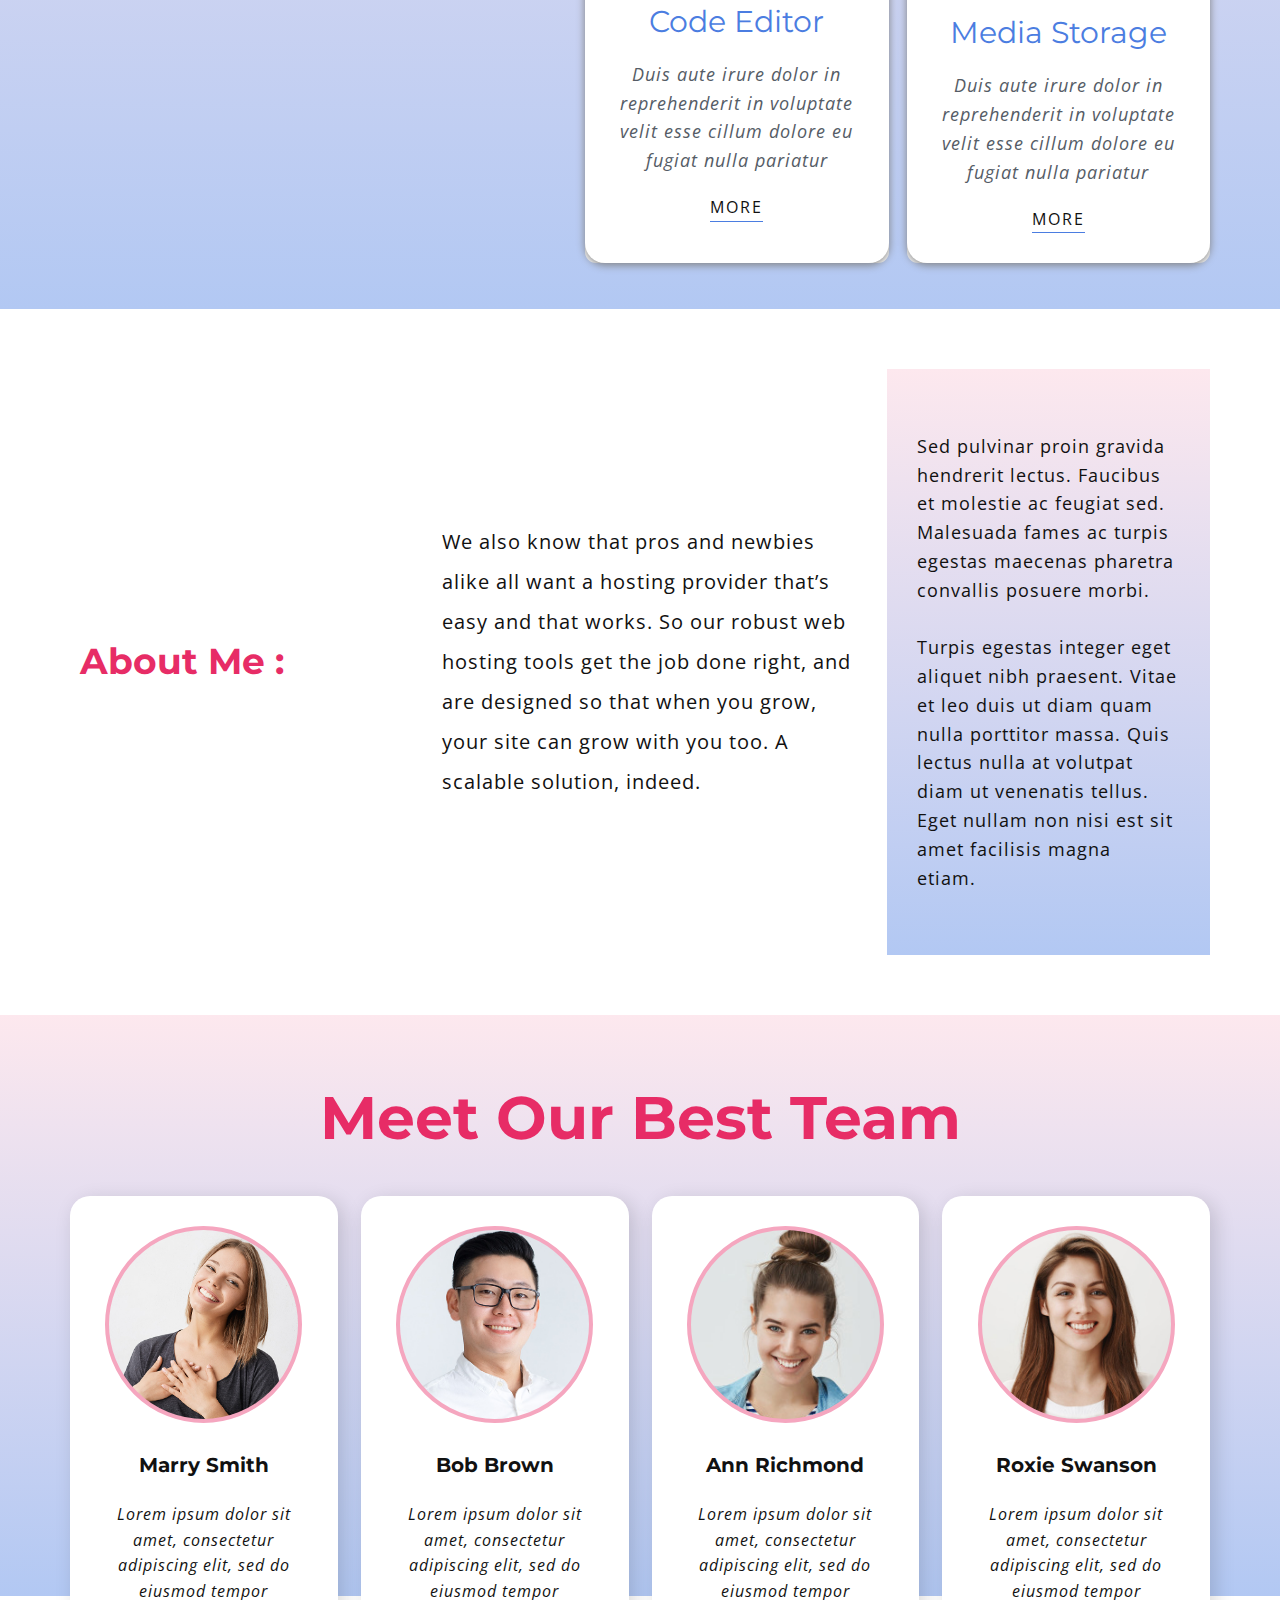
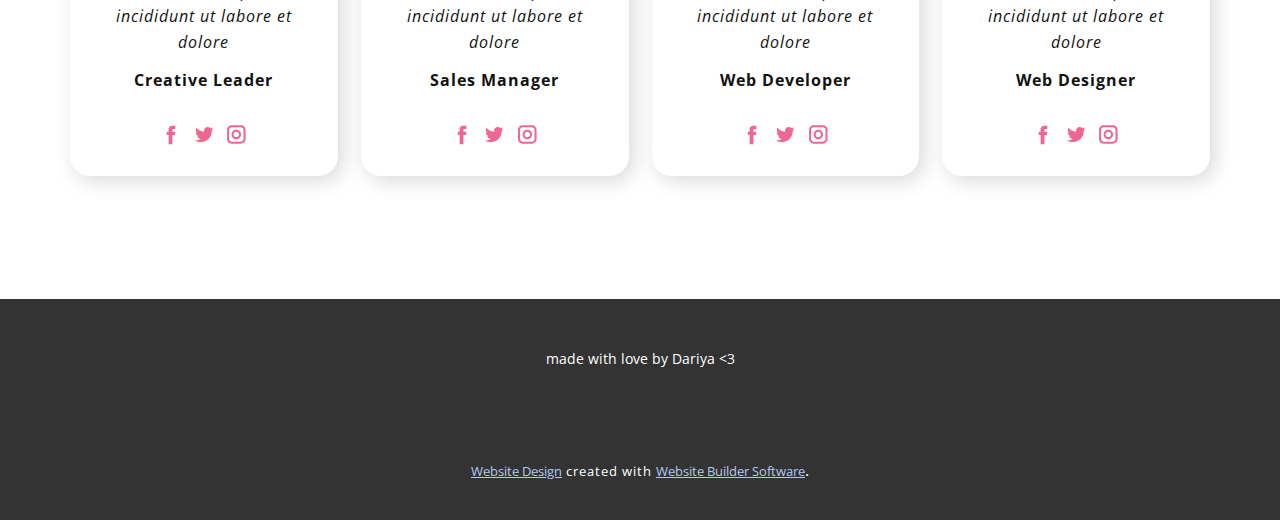
<file: Copy-of-Home-1.html>
<!DOCTYPE html>
<html style="font-size: 16px;">
  <head>
    <meta name="viewport" content="width=device-width, initial-scale=1.0">
    <meta charset="utf-8">
    <meta name="keywords" content="Web Design Services, ​Hosting solution with benefits., ​What do our users say?, ​Hosting for every website, Meet Our Best Team, Premium Plans, $0, $29, $59, $139, Nam ultrices ultrices nec tortor pulvinar esteras loremips est orem., Follow us, Contact us">
    <meta name="description" content="">
    <meta name="page_type" content="np-template-header-footer-from-plugin">
    <title>Copy of Home 1</title>
    <link rel="stylesheet" href="nicepage.css" media="screen">
<link rel="stylesheet" href="Copy-of-Home-1.css" media="screen">
    <script class="u-script" type="text/javascript" src="jquery-1.9.1.min.js" defer=""></script>
    <script class="u-script" type="text/javascript" src="nicepage.js" defer=""></script>
    <meta name="generator" content="Nicepage 4.3.3, nicepage.com">
    <link id="u-theme-google-font" rel="stylesheet" href="https://fonts.googleapis.com/css?family=Montserrat:100,100i,200,200i,300,300i,400,400i,500,500i,600,600i,700,700i,800,800i,900,900i|Open+Sans:300,300i,400,400i,600,600i,700,700i,800,800i">
    <link id="u-page-google-font" rel="stylesheet" href="https://fonts.googleapis.com/css?family=Open+Sans:300,300i,400,400i,600,600i,700,700i,800,800i|Montserrat:100,100i,200,200i,300,300i,400,400i,500,500i,600,600i,700,700i,800,800i,900,900i|Montserrat:100,100i,200,200i,300,300i,400,400i,500,500i,600,600i,700,700i,800,800i,900,900i">
    
    
    
    
    
    <script type="application/ld+json">{
		"@context": "http://schema.org",
		"@type": "Organization",
		"name": "",
		"logo": "images/RosaCuorePixelBandaLogo1_150.png"
}</script>
    <meta name="theme-color" content="#4b7de1">
    <meta property="og:title" content="Copy of Home 1">
    <meta property="og:type" content="website">
  </head>
  <body class="u-body"><header class="u-clearfix u-header u-sticky u-sticky-a8fb u-header" id="sec-fce5"><div class="u-clearfix u-sheet u-sheet-1">
        <a href="/Home.html" data-page-id="1338516" class="u-image u-logo u-image-1" data-image-width="150" data-image-height="150" title="Home">
          <img src="images/RosaCuorePixelBandaLogo1_150.png" class="u-logo-image u-logo-image-1">
        </a>
        <nav class="u-menu u-menu-dropdown u-offcanvas u-menu-1" data-responsive-from="XL">
          <div class="menu-collapse" style="font-size: 1rem; letter-spacing: 0px;" wfd-invisible="true">
            <a class="u-button-style u-custom-left-right-menu-spacing u-custom-padding-bottom u-custom-top-bottom-menu-spacing u-nav-link u-text-active-palette-1-base u-text-hover-palette-2-base" href="#" style="padding: 17px 22px; font-size: calc(1em + 34px); color: rgb(0, 0, 0) !important;">
              <svg class="u-svg-link" preserveAspectRatio="xMidYMin slice" viewBox="0 0 51.997 51.997" style=""><use xlink:href="#svg-b8b0"></use></svg>
              <svg class="u-svg-content" viewBox="0 0 51.997 51.997" x="0px" y="0px" id="svg-b8b0" style="enable-background:new 0 0 51.997 51.997;"><g><path d="M51.911,16.242C51.152,7.888,45.239,1.827,37.839,1.827c-4.93,0-9.444,2.653-11.984,6.905
		c-2.517-4.307-6.846-6.906-11.697-6.906c-7.399,0-13.313,6.061-14.071,14.415c-0.06,0.369-0.306,2.311,0.442,5.478
		c1.078,4.568,3.568,8.723,7.199,12.013l18.115,16.439l18.426-16.438c3.631-3.291,6.121-7.445,7.199-12.014
		C52.216,18.553,51.97,16.611,51.911,16.242z M49.521,21.261c-0.984,4.172-3.265,7.973-6.59,10.985L25.855,47.481L9.072,32.25
		c-3.331-3.018-5.611-6.818-6.596-10.99c-0.708-2.997-0.417-4.69-0.416-4.701l0.015-0.101C2.725,9.139,7.806,3.826,14.158,3.826
		c4.687,0,8.813,2.88,10.771,7.515l0.921,2.183l0.921-2.183c1.927-4.564,6.271-7.514,11.069-7.514
		c6.351,0,11.433,5.313,12.096,12.727C49.938,16.57,50.229,18.264,49.521,21.261z"></path>
</g></svg>
            </a>
          </div>
          <div class="u-nav-container" wfd-invisible="true">
            <ul class="u-nav u-unstyled u-nav-1"><li class="u-nav-item"><a class="u-button-style u-nav-link u-text-active-palette-1-base u-text-hover-palette-2-base" href="//Copy-of-Home-1.html" style="padding: 10px 20px;">Copy of Home 1</a>
</li><li class="u-nav-item"><a class="u-button-style u-nav-link u-text-active-palette-1-base u-text-hover-palette-2-base" href="//Home.html" style="padding: 10px 20px;">Home</a>
</li><li class="u-nav-item"><a class="u-button-style u-nav-link u-text-active-palette-1-base u-text-hover-palette-2-base" href="//Contact-me.html" style="padding: 10px 20px;">Contact me</a>
</li></ul>
          </div>
          <div class="u-custom-menu u-nav-container-collapse" wfd-invisible="true">
            <div class="u-black u-container-style u-inner-container-layout u-opacity u-opacity-95 u-sidenav">
              <div class="u-inner-container-layout u-sidenav-overflow">
                <div class="u-menu-close"></div>
                <ul class="u-align-center u-nav u-popupmenu-items u-unstyled u-nav-2"><li class="u-nav-item"><a class="u-button-style u-nav-link" href="/Home.html" style="padding: 10px 20px;">Home</a>
</li><li class="u-nav-item"><a class="u-button-style u-nav-link" href="//Home.html" style="padding: 10px 20px;">Home</a>
</li></ul>
              </div>
            </div>
            <div class="u-black u-menu-overlay u-opacity u-opacity-70" wfd-invisible="true"></div>
          </div>
        </nav>
      </div></header>
    <section class="u-align-center-xs u-clearfix u-image u-section-1" id="carousel_5937" data-image-width="1788" data-image-height="1080">
      <div class="u-clearfix u-sheet u-valign-middle u-sheet-1">
        <div class="u-expanded-width-sm u-expanded-width-xs u-gradient u-radius-20 u-shape u-shape-round u-shape-1" data-animation-name="fadeIn" data-animation-duration="1500" data-animation-direction=""></div>
        <div class="u-align-center u-container-style u-group u-radius-20 u-shape-round u-white u-group-1" data-animation-name="slideIn" data-animation-duration="1500" data-animation-direction="Down">
          <div class="u-container-layout u-valign-middle u-container-layout-1">
            <h5 class="u-custom-font u-text u-text-default u-text-font u-text-1">creative agency</h5>
            <h1 class="u-text u-text-palette-2-base u-text-2">Web Design Services</h1>
            <p class="u-text u-text-3">Image by </p>
          </div>
        </div>
      </div>
    </section>
    <section class="u-align-center u-clearfix u-gradient u-section-2" id="carousel_9938">
      <div class="u-clearfix u-sheet u-sheet-1">
        <div class="u-clearfix u-expanded-width-md u-expanded-width-sm u-expanded-width-xs u-gutter-18 u-layout-wrap u-layout-wrap-1">
          <div class="u-gutter-0 u-layout">
            <div class="u-layout-row">
              <div class="u-size-30">
                <div class="u-layout-col">
                  <div class="u-align-center u-container-style u-hover-feature u-layout-cell u-radius-20 u-shape-round u-size-40 u-white u-layout-cell-1">
                    <div class="u-container-layout u-valign-top u-container-layout-1"><span class="u-icon u-icon-circle u-palette-2-light-3 u-spacing-18 u-icon-1"><svg class="u-svg-link" preserveAspectRatio="xMidYMin slice" viewBox="0 0 512 512" style=""><use xlink:href="#svg-68b1"></use></svg><svg class="u-svg-content" viewBox="0 0 512 512" x="0px" y="0px" id="svg-68b1" style="enable-background:new 0 0 512 512;"><g><g><path d="M400,188h-36.037v-82.23c0-58.322-48.449-105.77-108-105.77c-59.551,0-108,47.448-108,105.77V188H112    c-33.084,0-60,26.916-60,60v204c0,33.084,26.916,60,60,60h288c33.084,0,60-26.916,60-60V248C460,214.916,433.084,188,400,188z     M187.963,105.77c0-36.266,30.505-65.77,68-65.77s68,29.504,68,65.77V188h-136V105.77z M420,452c0,11.028-8.972,20-20,20H112    c-11.028,0-20-8.972-20-20V248c0-11.028,8.972-20,20-20h288c11.028,0,20,8.972,20,20V452z"></path>
</g>
</g><g><g><path d="M256,286c-20.435,0-37,16.565-37,37c0,13.048,6.76,24.51,16.963,31.098V398c0,11.045,8.954,20,20,20    c11.045,0,20-8.955,20-20v-43.855C286.207,347.565,293,336.08,293,323C293,302.565,276.435,286,256,286z"></path>
</g>
</g></svg></span>
                      <a href="https://nicepage.com/c/medicine-science-html-templates" class="u-btn u-btn-round u-button-style u-radius-50 u-btn-1">Free</a>
                      <h3 class="u-text u-text-default u-text-palette-1-base u-text-1"> SSL Certificate</h3>
                      <p class="u-text u-text-palette-5-dark-2 u-text-2">Duis aute irure dolor in reprehenderit in voluptate velit esse cillum dolore eu fugiat nulla pariatur</p>
                      <a href="https://nicepage.review" class="u-active-none u-align-center u-border-1 u-border-active-palette-1-light-1 u-border-hover-palette-1-light-1 u-border-palette-1-base u-btn u-button-style u-hover-none u-none u-text-body-color u-btn-2">more</a>
                    </div>
                  </div>
                  <div class="u-align-center u-container-style u-hover-feature u-layout-cell u-radius-20 u-shape-round u-size-20 u-white u-layout-cell-2">
                    <div class="u-container-layout u-valign-top u-container-layout-2"><span class="u-icon u-icon-circle u-palette-1-light-3 u-spacing-18 u-text-palette-1-base u-icon-2"><svg class="u-svg-link" preserveAspectRatio="xMidYMin slice" viewBox="0 0 512 512" style=""><use xlink:href="#svg-0413"></use></svg><svg class="u-svg-content" viewBox="0 0 512 512" id="svg-0413"><path d="m467 1h-422c-24.813 0-45 20.187-45 45v420c0 24.813 20.187 45 45 45h422c24.813 0 45-20.187 45-45v-420c0-24.813-20.187-45-45-45zm-422 30h422c8.271 0 15 6.729 15 15v75h-452v-75c0-8.271 6.729-15 15-15zm422 450h-422c-8.271 0-15-6.729-15-15v-315h452v315c0 8.271-6.729 15-15 15z"></path><path d="m306.909 197.213c-7.614-3.263-16.433.264-19.696 7.878l-90 210c-3.264 7.614.264 16.433 7.878 19.696 7.617 3.264 16.434-.266 19.696-7.878l90-210c3.264-7.615-.264-16.433-7.878-19.696z"></path><path d="m177.713 246.629c-5.176-6.469-14.617-7.517-21.083-2.342l-75 60c-7.499 5.997-7.504 17.424 0 23.426l75 60c6.469 5.176 15.91 4.126 21.083-2.342 5.175-6.469 4.127-15.909-2.343-21.083l-60.358-48.288 60.358-48.287c6.47-5.175 7.518-14.614 2.343-21.084z"></path><path d="m430.37 304.287-75-60c-6.469-5.176-15.909-4.127-21.083 2.342-5.175 6.469-4.127 15.909 2.343 21.083l60.358 48.288-60.358 48.287c-6.47 5.175-7.518 14.614-2.343 21.083 5.182 6.476 14.623 7.512 21.083 2.342l75-60c7.499-5.997 7.504-17.423 0-23.425z"></path><circle cx="76" cy="76" r="15"></circle><circle cx="136" cy="76" r="15"></circle><circle cx="196" cy="76" r="15"></circle><path d="m346 91h90c8.284 0 15-6.716 15-15s-6.716-15-15-15h-90c-8.284 0-15 6.716-15 15s6.716 15 15 15z"></path></svg></span>
                      <h3 class="u-text u-text-default u-text-palette-1-base u-text-3"> Code Editor</h3>
                      <p class="u-text u-text-palette-5-dark-2 u-text-4">Duis aute irure dolor in reprehenderit in voluptate velit esse cillum dolore eu fugiat nulla pariatur</p>
                      <a href="https://nicepage.com/templates" class="u-active-none u-align-center u-border-1 u-border-active-palette-1-light-1 u-border-hover-palette-1-light-1 u-border-palette-1-base u-btn u-button-style u-hover-none u-none u-text-body-color u-btn-3">more</a>
                    </div>
                  </div>
                </div>
              </div>
              <div class="u-size-30">
                <div class="u-layout-col">
                  <div class="u-align-center u-container-style u-hover-feature u-layout-cell u-radius-20 u-shape-round u-size-20 u-white u-layout-cell-3">
                    <div class="u-container-layout u-valign-top u-container-layout-3"><span class="u-icon u-icon-circle u-palette-1-light-3 u-spacing-18 u-icon-3"><svg class="u-svg-link" preserveAspectRatio="xMidYMin slice" viewBox="0 0 512 512" style=""><use xlink:href="#svg-e131"></use></svg><svg class="u-svg-content" viewBox="0 0 512 512" id="svg-e131"><path d="m492 472h-216v-36.914062c109.730469-9.914063 198-102.0625 198-217.085938 0-120.480469-97.5-218-218-218-120.480469 0-218 97.5-218 218 0 58.230469 22.675781 112.976562 63.851562 154.148438 36.421876 36.425781 83.46875 58.359374 134.148438 62.9375v36.914062h-216c-11.046875 0-20 8.953125-20 20s8.953125 20 20 20h472c11.046875 0 20-8.953125 20-20s-8.953125-20-20-20zm-59.128906-274h-77.261719c-1.832031-47.128906-10.902344-103.070312-32.40625-144.816406 59.027344 24.160156 102.289063 79.132812 109.667969 144.816406zm-77.261719 40h77.261719c-7.378906 65.683594-50.640625 120.65625-109.667969 144.816406 21.519531-41.777344 30.578125-97.742187 32.40625-144.816406zm-99.609375-198c38.996094 0 57.757812 114.359375 59.582031 158h-119.164062c2.320312-55.503906 23.808593-158 59.582031-158zm-176.871094 198h77.261719c1.832031 47.132812 10.902344 103.070312 32.40625 144.816406-59.027344-24.160156-102.289063-79.132812-109.667969-144.816406zm77.261719-40h-77.261719c7.378906-65.683594 50.640625-120.65625 109.667969-144.816406-21.523437 41.777344-30.578125 97.746094-32.40625 144.816406zm99.609375 198c-38.996094 0-57.757812-114.359375-59.582031-158h119.160156c-2.308594 55.320312-23.777344 158-59.578125 158zm0 0"></path></svg></span>
                      <h3 class="u-text u-text-default u-text-palette-1-base u-text-5"> Personal Domain</h3>
                      <p class="u-text u-text-palette-5-dark-2 u-text-6">Duis aute irure dolor in reprehenderit in voluptate velit esse cillum dolore eu fugiat nulla pariatur</p>
                      <a href="https://nicepage.com/wysiwyg-html-editor" class="u-active-none u-align-center u-border-1 u-border-active-palette-1-light-1 u-border-hover-palette-1-light-1 u-border-palette-1-base u-btn u-button-style u-hover-none u-none u-text-body-color u-btn-4">more</a>
                    </div>
                  </div>
                  <div class="u-align-center u-container-style u-hover-feature u-layout-cell u-radius-20 u-shape-round u-size-40 u-white u-layout-cell-4">
                    <div class="u-container-layout u-valign-top u-container-layout-4"><span class="u-icon u-icon-circle u-palette-2-light-3 u-spacing-18 u-text-palette-1-base u-icon-4"><svg class="u-svg-link" preserveAspectRatio="xMidYMin slice" viewBox="0 0 24 24" style=""><use xlink:href="#svg-943c"></use></svg><svg class="u-svg-content" viewBox="0 0 24 24" id="svg-943c"><path d="m12 6c-1.228 0-12-.084-12-3s10.772-3 12-3 12 .084 12 3-10.772 3-12 3zm-10.412-3c.732.568 4.245 1.5 10.412 1.5s9.68-.932 10.412-1.5c-.732-.568-4.245-1.5-10.412-1.5s-9.68.932-10.412 1.5zm20.939.116h.01z"></path><path d="m12 12c-1.228 0-12-.084-12-3 0-.414.336-.75.75-.75.385 0 .702.29.745.664.462.553 4.012 1.586 10.505 1.586s10.043-1.033 10.505-1.586c.043-.374.36-.664.745-.664.414 0 .75.336.75.75 0 2.916-10.772 3-12 3zm10.5-3.001c0 .001 0 .001 0 0zm-21 0c0 .001 0 .001 0 0z"></path><path d="m12 18c-1.228 0-12-.084-12-3 0-.414.336-.75.75-.75.385 0 .702.29.745.664.462.553 4.012 1.586 10.505 1.586s10.043-1.033 10.505-1.586c.043-.374.36-.664.745-.664.414 0 .75.336.75.75 0 2.916-10.772 3-12 3zm10.5-3.001c0 .001 0 .001 0 0zm-21 0c0 .001 0 .001 0 0z"></path><path d="m12 24c-1.228 0-12-.084-12-3v-18c0-.414.336-.75.75-.75s.75.336.75.75v17.919c.481.556 4.03 1.581 10.5 1.581s10.019-1.025 10.5-1.581v-17.919c0-.414.336-.75.75-.75s.75.336.75.75v18c0 2.916-10.772 3-12 3z"></path><circle cx="5" cy="14" r="1"></circle><circle cx="5" cy="8" r="1"></circle><circle cx="5" cy="20" r="1"></circle></svg></span>
                      <a href="https://nicepage.cloud" class="u-btn u-btn-round u-button-style u-radius-50 u-btn-5">Free</a>
                      <h3 class="u-text u-text-default u-text-palette-1-base u-text-7"> Media Storage</h3>
                      <p class="u-text u-text-palette-5-dark-2 u-text-8">Duis aute irure dolor in reprehenderit in voluptate velit esse cillum dolore eu fugiat nulla pariatur</p>
                      <a href="https://nicepage.one" class="u-active-none u-align-center u-border-1 u-border-active-palette-1-light-1 u-border-hover-palette-1-light-1 u-border-palette-1-base u-btn u-button-style u-hover-none u-none u-text-body-color u-btn-6">more</a>
                    </div>
                  </div>
                </div>
              </div>
            </div>
          </div>
        </div>
        <div class="u-align-left u-container-style u-expanded-width-md u-expanded-width-sm u-expanded-width-xs u-group u-shape-rectangle u-group-1">
          <div class="u-container-layout u-container-layout-5">
            <h1 class="u-text u-text-palette-2-base u-text-9">My projects</h1>
            <p class="u-text u-text-10"> Turn your ideas into reality with Static. <br>With a lot of powerful features, we guarantee simplicity and clarity.
            </p>
            <a href="https://nicepage.review" class="u-active-black u-border-none u-btn u-btn-round u-button-style u-hover-black u-palette-1-base u-radius-10 u-btn-7">read more</a>
          </div>
        </div>
      </div>
      
      
      
      
    </section>
    <section class="u-clearfix u-section-3" id="carousel_ef73">
      <div class="u-clearfix u-sheet u-valign-middle u-sheet-1">
        <div class="u-clearfix u-expanded-width u-layout-wrap u-layout-wrap-1">
          <div class="u-layout">
            <div class="u-layout-row">
              <div class="u-container-style u-layout-cell u-size-18-xl u-size-20-lg u-size-30-md u-size-30-sm u-size-30-xs u-layout-cell-1">
                <div class="u-container-layout u-valign-middle u-container-layout-1">
                  <h2 class="u-text u-text-palette-2-base u-text-1">About Me :</h2>
                </div>
              </div>
              <div class="u-container-style u-layout-cell u-size-23-lg u-size-25-xl u-size-30-md u-size-30-sm u-size-30-xs u-layout-cell-2">
                <div class="u-container-layout u-valign-middle u-container-layout-2">
                  <p class="u-spacing-10 u-text u-text-2"> We also know that pros and newbies alike all want a hosting provider that’s easy and that works. So our robust web hosting tools get the job done right, and are designed so that when you grow, your site can grow with you too. A scalable solution, indeed.<br>
                  </p>
                </div>
              </div>
              <div class="u-container-style u-gradient u-layout-cell u-size-17-lg u-size-17-xl u-size-60-md u-size-60-sm u-size-60-xs u-layout-cell-3">
                <div class="u-container-layout u-valign-middle u-container-layout-3">
                  <p class="u-text u-text-3">Sed pulvinar proin gravida hendrerit lectus. Faucibus et molestie ac feugiat sed. Malesuada fames ac turpis egestas maecenas pharetra convallis posuere morbi.&nbsp;<br>
                    <br>Turpis egestas integer eget aliquet nibh praesent. Vitae et leo duis ut diam quam nulla porttitor massa. Quis lectus nulla at volutpat diam ut venenatis tellus. Eget nullam non nisi est sit amet facilisis magna etiam.&nbsp;
                  </p>
                </div>
              </div>
            </div>
          </div>
        </div>
      </div>
    </section>
    <section class="u-align-center u-clearfix u-white u-section-4" id="carousel_c6fb">
      <div class="u-expanded-width u-gradient u-shape u-shape-rectangle u-shape-1"></div>
      <h1 class="u-custom-font u-heading-font u-text u-text-default u-text-1">Meet Our Best Team</h1>
      <div class="u-list u-list-1">
        <div class="u-repeater u-repeater-1">
          <div class="u-align-center u-container-style u-list-item u-radius-20 u-repeater-item u-shape-round u-white u-list-item-1">
            <div class="u-container-layout u-similar-container u-valign-top u-container-layout-1">
              <div class="u-border-4 u-border-palette-2-light-2 u-image u-image-circle u-preserve-proportions u-image-1" alt="" data-image-width="900" data-image-height="600"></div>
              <h4 class="u-text u-text-default u-text-2">Marry Smith</h4>
              <p class="u-text u-text-body-color u-text-3">Lorem ipsum dolor sit amet, consectetur adipiscing elit, sed do eiusmod tempor incididunt ut labore et dolore</p>
              <p class="u-text u-text-default u-text-4"> Creative Leader</p>
              <div class="u-social-icons u-spacing-10 u-social-icons-1">
                <a class="u-social-url" title="facebook" target="_blank" href="https://facebook.com/name"><span class="u-icon u-social-facebook u-social-icon u-text-palette-2-light-1"><svg class="u-svg-link" preserveAspectRatio="xMidYMin slice" viewBox="0 0 112 112" style=""><use xlink:href="#svg-3d33"></use></svg><svg class="u-svg-content" viewBox="0 0 112 112" x="0" y="0" id="svg-3d33"><path fill="currentColor" d="M75.5,28.8H65.4c-1.5,0-4,0.9-4,4.3v9.4h13.9l-1.5,15.8H61.4v45.1H42.8V58.3h-8.8V42.4h8.8V32.2
c0-7.4,3.4-18.8,18.8-18.8h13.8v15.4H75.5z"></path></svg></span>
                </a>
                <a class="u-social-url" title="twitter" target="_blank" href="https://twitter.com/name"><span class="u-icon u-social-icon u-social-twitter u-text-palette-2-light-1"><svg class="u-svg-link" preserveAspectRatio="xMidYMin slice" viewBox="0 0 112 112" style=""><use xlink:href="#svg-5bfa"></use></svg><svg class="u-svg-content" viewBox="0 0 112 112" x="0" y="0" id="svg-5bfa"><path fill="currentColor" d="M92.2,38.2c0,0.8,0,1.6,0,2.3c0,24.3-18.6,52.4-52.6,52.4c-10.6,0.1-20.2-2.9-28.5-8.2
	c1.4,0.2,2.9,0.2,4.4,0.2c8.7,0,16.7-2.9,23-7.9c-8.1-0.2-14.9-5.5-17.3-12.8c1.1,0.2,2.4,0.2,3.4,0.2c1.6,0,3.3-0.2,4.8-0.7
	c-8.4-1.6-14.9-9.2-14.9-18c0-0.2,0-0.2,0-0.2c2.5,1.4,5.4,2.2,8.4,2.3c-5-3.3-8.3-8.9-8.3-15.4c0-3.4,1-6.5,2.5-9.2
	c9.1,11.1,22.7,18.5,38,19.2c-0.2-1.4-0.4-2.8-0.4-4.3c0.1-10,8.3-18.2,18.5-18.2c5.4,0,10.1,2.2,13.5,5.7c4.3-0.8,8.1-2.3,11.7-4.5
	c-1.4,4.3-4.3,7.9-8.1,10.1c3.7-0.4,7.3-1.4,10.6-2.9C98.9,32.3,95.7,35.5,92.2,38.2z"></path></svg></span>
                </a>
                <a class="u-social-url" title="instagram" target="_blank" href="https://instagram.com/name"><span class="u-icon u-social-icon u-social-instagram u-text-palette-2-light-1"><svg class="u-svg-link" preserveAspectRatio="xMidYMin slice" viewBox="0 0 112 112" style=""><use xlink:href="#svg-c3b5"></use></svg><svg class="u-svg-content" viewBox="0 0 112 112" x="0" y="0" id="svg-c3b5"><path fill="currentColor" d="M55.9,32.9c-12.8,0-23.2,10.4-23.2,23.2s10.4,23.2,23.2,23.2s23.2-10.4,23.2-23.2S68.7,32.9,55.9,32.9z
	 M55.9,69.4c-7.4,0-13.3-6-13.3-13.3c-0.1-7.4,6-13.3,13.3-13.3s13.3,6,13.3,13.3C69.3,63.5,63.3,69.4,55.9,69.4z"></path><path fill="#FFFFFF" d="M79.7,26.8c-3,0-5.4,2.5-5.4,5.4s2.5,5.4,5.4,5.4c3,0,5.4-2.5,5.4-5.4S82.7,26.8,79.7,26.8z"></path><path fill="currentColor" d="M78.2,11H33.5C21,11,10.8,21.3,10.8,33.7v44.7c0,12.6,10.2,22.8,22.7,22.8h44.7c12.6,0,22.7-10.2,22.7-22.7
	V33.7C100.8,21.1,90.6,11,78.2,11z M91,78.4c0,7.1-5.8,12.8-12.8,12.8H33.5c-7.1,0-12.8-5.8-12.8-12.8V33.7
	c0-7.1,5.8-12.8,12.8-12.8h44.7c7.1,0,12.8,5.8,12.8,12.8V78.4z"></path></svg></span>
                </a>
              </div>
            </div>
          </div>
          <div class="u-align-center u-container-style u-list-item u-radius-20 u-repeater-item u-shape-round u-white u-list-item-2">
            <div class="u-container-layout u-similar-container u-valign-top u-container-layout-2">
              <div class="u-border-4 u-border-palette-2-light-2 u-image u-image-circle u-preserve-proportions u-image-2" alt="" data-image-width="626" data-image-height="417"></div>
              <h4 class="u-text u-text-default u-text-5">Bob Brown</h4>
              <p class="u-text u-text-body-color u-text-6">Lorem ipsum dolor sit amet, consectetur adipiscing elit, sed do eiusmod tempor incididunt ut labore et dolore</p>
              <p class="u-text u-text-default u-text-7">Sales Manager</p>
              <div class="u-social-icons u-spacing-10 u-social-icons-2">
                <a class="u-social-url" title="facebook" target="_blank" href="https://facebook.com/name"><span class="u-icon u-social-facebook u-social-icon u-text-palette-2-light-1"><svg class="u-svg-link" preserveAspectRatio="xMidYMin slice" viewBox="0 0 112 112" style=""><use xlink:href="#svg-5f94"></use></svg><svg class="u-svg-content" viewBox="0 0 112 112" x="0" y="0" id="svg-5f94"><path fill="currentColor" d="M75.5,28.8H65.4c-1.5,0-4,0.9-4,4.3v9.4h13.9l-1.5,15.8H61.4v45.1H42.8V58.3h-8.8V42.4h8.8V32.2
c0-7.4,3.4-18.8,18.8-18.8h13.8v15.4H75.5z"></path></svg></span>
                </a>
                <a class="u-social-url" title="twitter" target="_blank" href="https://twitter.com/name"><span class="u-icon u-social-icon u-social-twitter u-text-palette-2-light-1"><svg class="u-svg-link" preserveAspectRatio="xMidYMin slice" viewBox="0 0 112 112" style=""><use xlink:href="#svg-f5e8"></use></svg><svg class="u-svg-content" viewBox="0 0 112 112" x="0" y="0" id="svg-f5e8"><path fill="currentColor" d="M92.2,38.2c0,0.8,0,1.6,0,2.3c0,24.3-18.6,52.4-52.6,52.4c-10.6,0.1-20.2-2.9-28.5-8.2
	c1.4,0.2,2.9,0.2,4.4,0.2c8.7,0,16.7-2.9,23-7.9c-8.1-0.2-14.9-5.5-17.3-12.8c1.1,0.2,2.4,0.2,3.4,0.2c1.6,0,3.3-0.2,4.8-0.7
	c-8.4-1.6-14.9-9.2-14.9-18c0-0.2,0-0.2,0-0.2c2.5,1.4,5.4,2.2,8.4,2.3c-5-3.3-8.3-8.9-8.3-15.4c0-3.4,1-6.5,2.5-9.2
	c9.1,11.1,22.7,18.5,38,19.2c-0.2-1.4-0.4-2.8-0.4-4.3c0.1-10,8.3-18.2,18.5-18.2c5.4,0,10.1,2.2,13.5,5.7c4.3-0.8,8.1-2.3,11.7-4.5
	c-1.4,4.3-4.3,7.9-8.1,10.1c3.7-0.4,7.3-1.4,10.6-2.9C98.9,32.3,95.7,35.5,92.2,38.2z"></path></svg></span>
                </a>
                <a class="u-social-url" title="instagram" target="_blank" href="https://instagram.com/name"><span class="u-icon u-social-icon u-social-instagram u-text-palette-2-light-1"><svg class="u-svg-link" preserveAspectRatio="xMidYMin slice" viewBox="0 0 112 112" style=""><use xlink:href="#svg-0562"></use></svg><svg class="u-svg-content" viewBox="0 0 112 112" x="0" y="0" id="svg-0562"><path fill="currentColor" d="M55.9,32.9c-12.8,0-23.2,10.4-23.2,23.2s10.4,23.2,23.2,23.2s23.2-10.4,23.2-23.2S68.7,32.9,55.9,32.9z
	 M55.9,69.4c-7.4,0-13.3-6-13.3-13.3c-0.1-7.4,6-13.3,13.3-13.3s13.3,6,13.3,13.3C69.3,63.5,63.3,69.4,55.9,69.4z"></path><path fill="#FFFFFF" d="M79.7,26.8c-3,0-5.4,2.5-5.4,5.4s2.5,5.4,5.4,5.4c3,0,5.4-2.5,5.4-5.4S82.7,26.8,79.7,26.8z"></path><path fill="currentColor" d="M78.2,11H33.5C21,11,10.8,21.3,10.8,33.7v44.7c0,12.6,10.2,22.8,22.7,22.8h44.7c12.6,0,22.7-10.2,22.7-22.7
	V33.7C100.8,21.1,90.6,11,78.2,11z M91,78.4c0,7.1-5.8,12.8-12.8,12.8H33.5c-7.1,0-12.8-5.8-12.8-12.8V33.7
	c0-7.1,5.8-12.8,12.8-12.8h44.7c7.1,0,12.8,5.8,12.8,12.8V78.4z"></path></svg></span>
                </a>
              </div>
            </div>
          </div>
          <div class="u-align-center u-container-style u-list-item u-radius-20 u-repeater-item u-shape-round u-white u-list-item-3">
            <div class="u-container-layout u-similar-container u-valign-top u-container-layout-3">
              <div class="u-border-4 u-border-palette-2-light-2 u-image u-image-circle u-preserve-proportions u-image-3" alt="" data-image-width="206" data-image-height="206"></div>
              <h4 class="u-text u-text-default u-text-8"> Ann Richmond</h4>
              <p class="u-text u-text-body-color u-text-9">Lorem ipsum dolor sit amet, consectetur adipiscing elit, sed do eiusmod tempor incididunt ut labore et dolore</p>
              <p class="u-text u-text-default u-text-10"> Web Developer</p>
              <div class="u-social-icons u-spacing-10 u-social-icons-3">
                <a class="u-social-url" title="facebook" target="_blank" href="https://facebook.com/name"><span class="u-icon u-social-facebook u-social-icon u-text-palette-2-light-1"><svg class="u-svg-link" preserveAspectRatio="xMidYMin slice" viewBox="0 0 112 112" style=""><use xlink:href="#svg-465b"></use></svg><svg class="u-svg-content" viewBox="0 0 112 112" x="0" y="0" id="svg-465b"><path fill="currentColor" d="M75.5,28.8H65.4c-1.5,0-4,0.9-4,4.3v9.4h13.9l-1.5,15.8H61.4v45.1H42.8V58.3h-8.8V42.4h8.8V32.2
c0-7.4,3.4-18.8,18.8-18.8h13.8v15.4H75.5z"></path></svg></span>
                </a>
                <a class="u-social-url" title="twitter" target="_blank" href="https://twitter.com/name"><span class="u-icon u-social-icon u-social-twitter u-text-palette-2-light-1"><svg class="u-svg-link" preserveAspectRatio="xMidYMin slice" viewBox="0 0 112 112" style=""><use xlink:href="#svg-e403"></use></svg><svg class="u-svg-content" viewBox="0 0 112 112" x="0" y="0" id="svg-e403"><path fill="currentColor" d="M92.2,38.2c0,0.8,0,1.6,0,2.3c0,24.3-18.6,52.4-52.6,52.4c-10.6,0.1-20.2-2.9-28.5-8.2
	c1.4,0.2,2.9,0.2,4.4,0.2c8.7,0,16.7-2.9,23-7.9c-8.1-0.2-14.9-5.5-17.3-12.8c1.1,0.2,2.4,0.2,3.4,0.2c1.6,0,3.3-0.2,4.8-0.7
	c-8.4-1.6-14.9-9.2-14.9-18c0-0.2,0-0.2,0-0.2c2.5,1.4,5.4,2.2,8.4,2.3c-5-3.3-8.3-8.9-8.3-15.4c0-3.4,1-6.5,2.5-9.2
	c9.1,11.1,22.7,18.5,38,19.2c-0.2-1.4-0.4-2.8-0.4-4.3c0.1-10,8.3-18.2,18.5-18.2c5.4,0,10.1,2.2,13.5,5.7c4.3-0.8,8.1-2.3,11.7-4.5
	c-1.4,4.3-4.3,7.9-8.1,10.1c3.7-0.4,7.3-1.4,10.6-2.9C98.9,32.3,95.7,35.5,92.2,38.2z"></path></svg></span>
                </a>
                <a class="u-social-url" title="instagram" target="_blank" href="https://instagram.com/name"><span class="u-icon u-social-icon u-social-instagram u-text-palette-2-light-1"><svg class="u-svg-link" preserveAspectRatio="xMidYMin slice" viewBox="0 0 112 112" style=""><use xlink:href="#svg-5385"></use></svg><svg class="u-svg-content" viewBox="0 0 112 112" x="0" y="0" id="svg-5385"><path fill="currentColor" d="M55.9,32.9c-12.8,0-23.2,10.4-23.2,23.2s10.4,23.2,23.2,23.2s23.2-10.4,23.2-23.2S68.7,32.9,55.9,32.9z
	 M55.9,69.4c-7.4,0-13.3-6-13.3-13.3c-0.1-7.4,6-13.3,13.3-13.3s13.3,6,13.3,13.3C69.3,63.5,63.3,69.4,55.9,69.4z"></path><path fill="#FFFFFF" d="M79.7,26.8c-3,0-5.4,2.5-5.4,5.4s2.5,5.4,5.4,5.4c3,0,5.4-2.5,5.4-5.4S82.7,26.8,79.7,26.8z"></path><path fill="currentColor" d="M78.2,11H33.5C21,11,10.8,21.3,10.8,33.7v44.7c0,12.6,10.2,22.8,22.7,22.8h44.7c12.6,0,22.7-10.2,22.7-22.7
	V33.7C100.8,21.1,90.6,11,78.2,11z M91,78.4c0,7.1-5.8,12.8-12.8,12.8H33.5c-7.1,0-12.8-5.8-12.8-12.8V33.7
	c0-7.1,5.8-12.8,12.8-12.8h44.7c7.1,0,12.8,5.8,12.8,12.8V78.4z"></path></svg></span>
                </a>
              </div>
            </div>
          </div>
          <div class="u-align-center u-container-style u-list-item u-radius-20 u-repeater-item u-shape-round u-white u-list-item-4">
            <div class="u-container-layout u-similar-container u-valign-top u-container-layout-4">
              <div class="u-border-4 u-border-palette-2-light-2 u-image u-image-circle u-preserve-proportions u-image-4" alt="" data-image-width="626" data-image-height="417"></div>
              <h4 class="u-text u-text-default u-text-11"> Roxie Swanson</h4>
              <p class="u-text u-text-body-color u-text-12">Lorem ipsum dolor sit amet, consectetur adipiscing elit, sed do eiusmod tempor incididunt ut labore et dolore</p>
              <p class="u-text u-text-default u-text-13">Web Designer</p>
              <div class="u-social-icons u-spacing-10 u-social-icons-4">
                <a class="u-social-url" title="facebook" target="_blank" href="https://facebook.com/name"><span class="u-icon u-social-facebook u-social-icon u-text-palette-2-light-1"><svg class="u-svg-link" preserveAspectRatio="xMidYMin slice" viewBox="0 0 112 112" style=""><use xlink:href="#svg-2437"></use></svg><svg class="u-svg-content" viewBox="0 0 112 112" x="0" y="0" id="svg-2437"><path fill="currentColor" d="M75.5,28.8H65.4c-1.5,0-4,0.9-4,4.3v9.4h13.9l-1.5,15.8H61.4v45.1H42.8V58.3h-8.8V42.4h8.8V32.2
c0-7.4,3.4-18.8,18.8-18.8h13.8v15.4H75.5z"></path></svg></span>
                </a>
                <a class="u-social-url" title="twitter" target="_blank" href="https://twitter.com/name"><span class="u-icon u-social-icon u-social-twitter u-text-palette-2-light-1"><svg class="u-svg-link" preserveAspectRatio="xMidYMin slice" viewBox="0 0 112 112" style=""><use xlink:href="#svg-8385"></use></svg><svg class="u-svg-content" viewBox="0 0 112 112" x="0" y="0" id="svg-8385"><path fill="currentColor" d="M92.2,38.2c0,0.8,0,1.6,0,2.3c0,24.3-18.6,52.4-52.6,52.4c-10.6,0.1-20.2-2.9-28.5-8.2
	c1.4,0.2,2.9,0.2,4.4,0.2c8.7,0,16.7-2.9,23-7.9c-8.1-0.2-14.9-5.5-17.3-12.8c1.1,0.2,2.4,0.2,3.4,0.2c1.6,0,3.3-0.2,4.8-0.7
	c-8.4-1.6-14.9-9.2-14.9-18c0-0.2,0-0.2,0-0.2c2.5,1.4,5.4,2.2,8.4,2.3c-5-3.3-8.3-8.9-8.3-15.4c0-3.4,1-6.5,2.5-9.2
	c9.1,11.1,22.7,18.5,38,19.2c-0.2-1.4-0.4-2.8-0.4-4.3c0.1-10,8.3-18.2,18.5-18.2c5.4,0,10.1,2.2,13.5,5.7c4.3-0.8,8.1-2.3,11.7-4.5
	c-1.4,4.3-4.3,7.9-8.1,10.1c3.7-0.4,7.3-1.4,10.6-2.9C98.9,32.3,95.7,35.5,92.2,38.2z"></path></svg></span>
                </a>
                <a class="u-social-url" title="instagram" target="_blank" href="https://instagram.com/name"><span class="u-icon u-social-icon u-social-instagram u-text-palette-2-light-1"><svg class="u-svg-link" preserveAspectRatio="xMidYMin slice" viewBox="0 0 112 112" style=""><use xlink:href="#svg-89d8"></use></svg><svg class="u-svg-content" viewBox="0 0 112 112" x="0" y="0" id="svg-89d8"><path fill="currentColor" d="M55.9,32.9c-12.8,0-23.2,10.4-23.2,23.2s10.4,23.2,23.2,23.2s23.2-10.4,23.2-23.2S68.7,32.9,55.9,32.9z
	 M55.9,69.4c-7.4,0-13.3-6-13.3-13.3c-0.1-7.4,6-13.3,13.3-13.3s13.3,6,13.3,13.3C69.3,63.5,63.3,69.4,55.9,69.4z"></path><path fill="#FFFFFF" d="M79.7,26.8c-3,0-5.4,2.5-5.4,5.4s2.5,5.4,5.4,5.4c3,0,5.4-2.5,5.4-5.4S82.7,26.8,79.7,26.8z"></path><path fill="currentColor" d="M78.2,11H33.5C21,11,10.8,21.3,10.8,33.7v44.7c0,12.6,10.2,22.8,22.7,22.8h44.7c12.6,0,22.7-10.2,22.7-22.7
	V33.7C100.8,21.1,90.6,11,78.2,11z M91,78.4c0,7.1-5.8,12.8-12.8,12.8H33.5c-7.1,0-12.8-5.8-12.8-12.8V33.7
	c0-7.1,5.8-12.8,12.8-12.8h44.7c7.1,0,12.8,5.8,12.8,12.8V78.4z"></path></svg></span>
                </a>
              </div>
            </div>
          </div>
        </div>
      </div>
    </section>
    
    
    <footer class="u-align-center u-clearfix u-footer u-grey-80 u-footer" id="sec-0a24"><div class="u-clearfix u-sheet u-sheet-1">
        <p class="u-small-text u-text u-text-variant u-text-1">made with love by Dariya &lt;3</p>
      </div></footer>
    <section class="u-backlink u-clearfix u-grey-80">
      <a class="u-link" href="https://nicepage.com/website-design" target="_blank">
        <span>Website Design</span>
      </a>
      <p class="u-text">
        <span>created with</span>
      </p>
      <a class="u-link" href="" target="_blank">
        <span>Website Builder Software</span>
      </a>. 
    </section>
  </body>
</html>
</file>
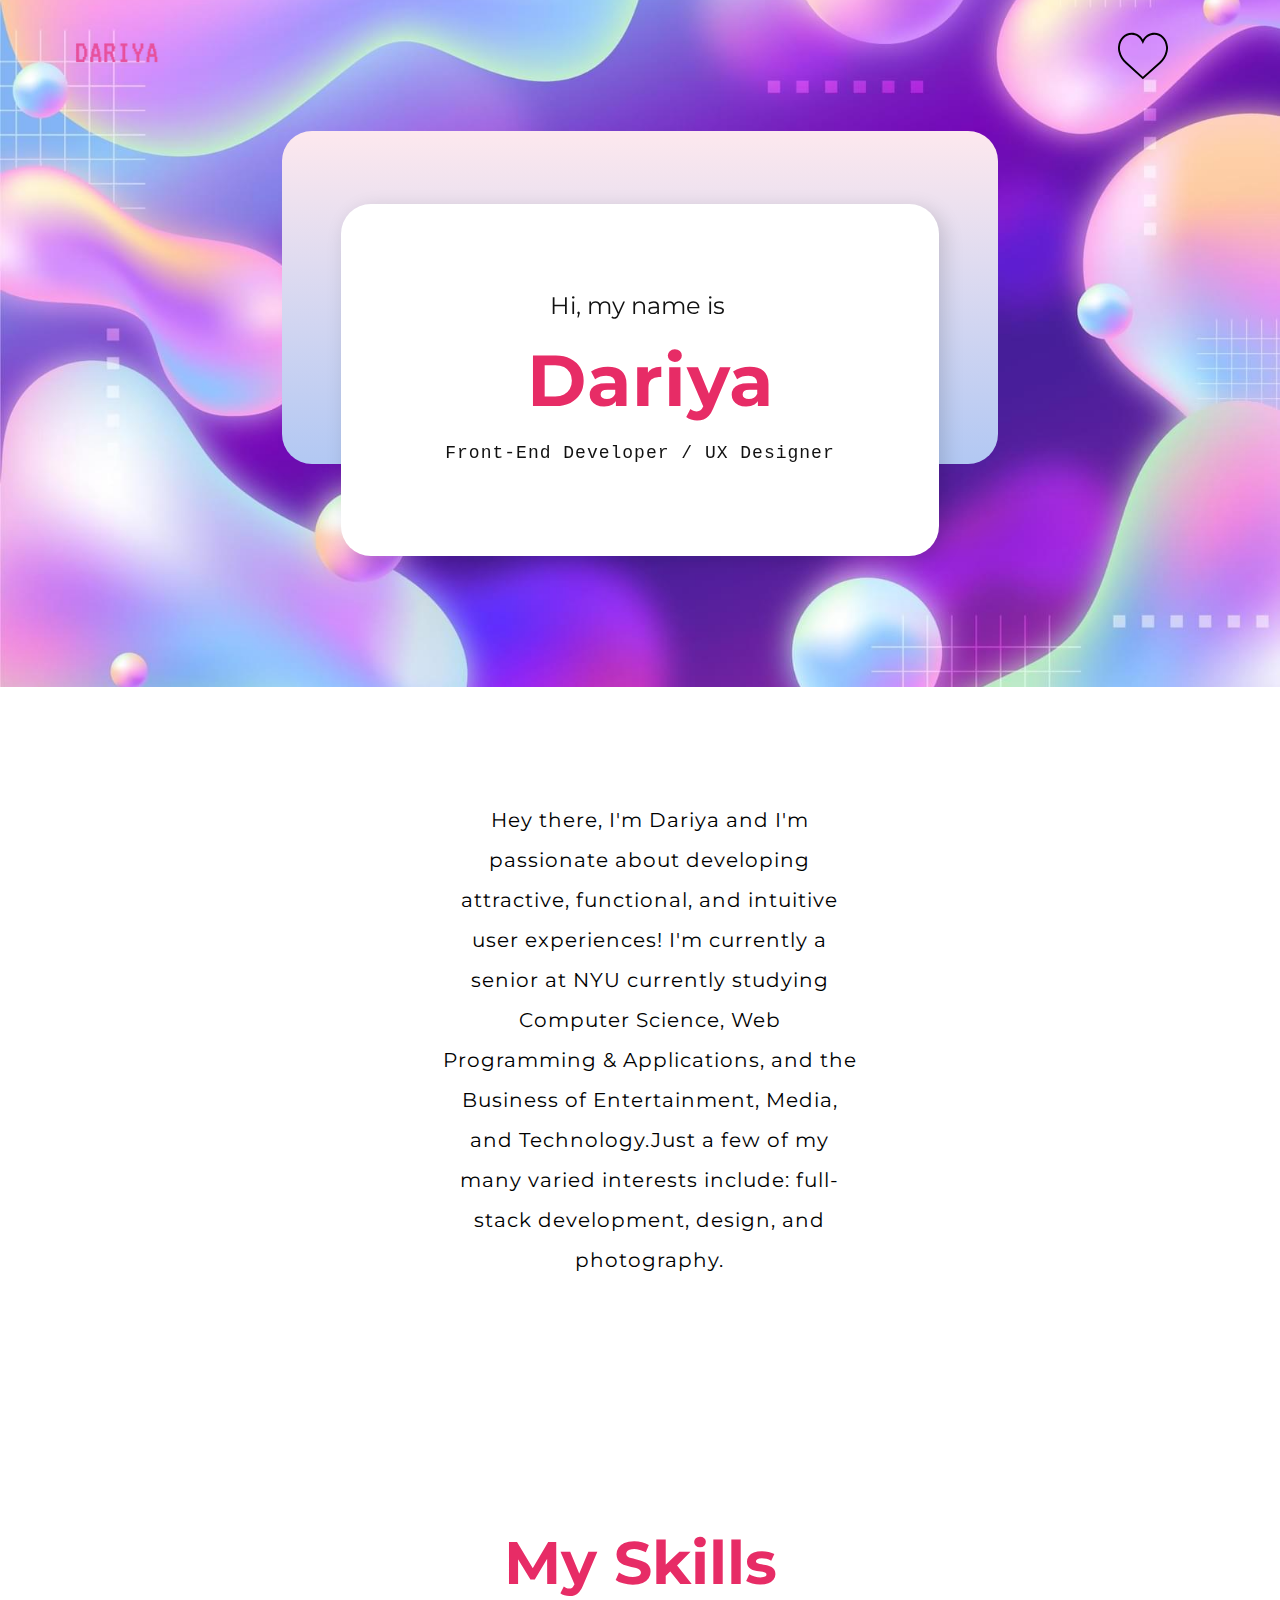
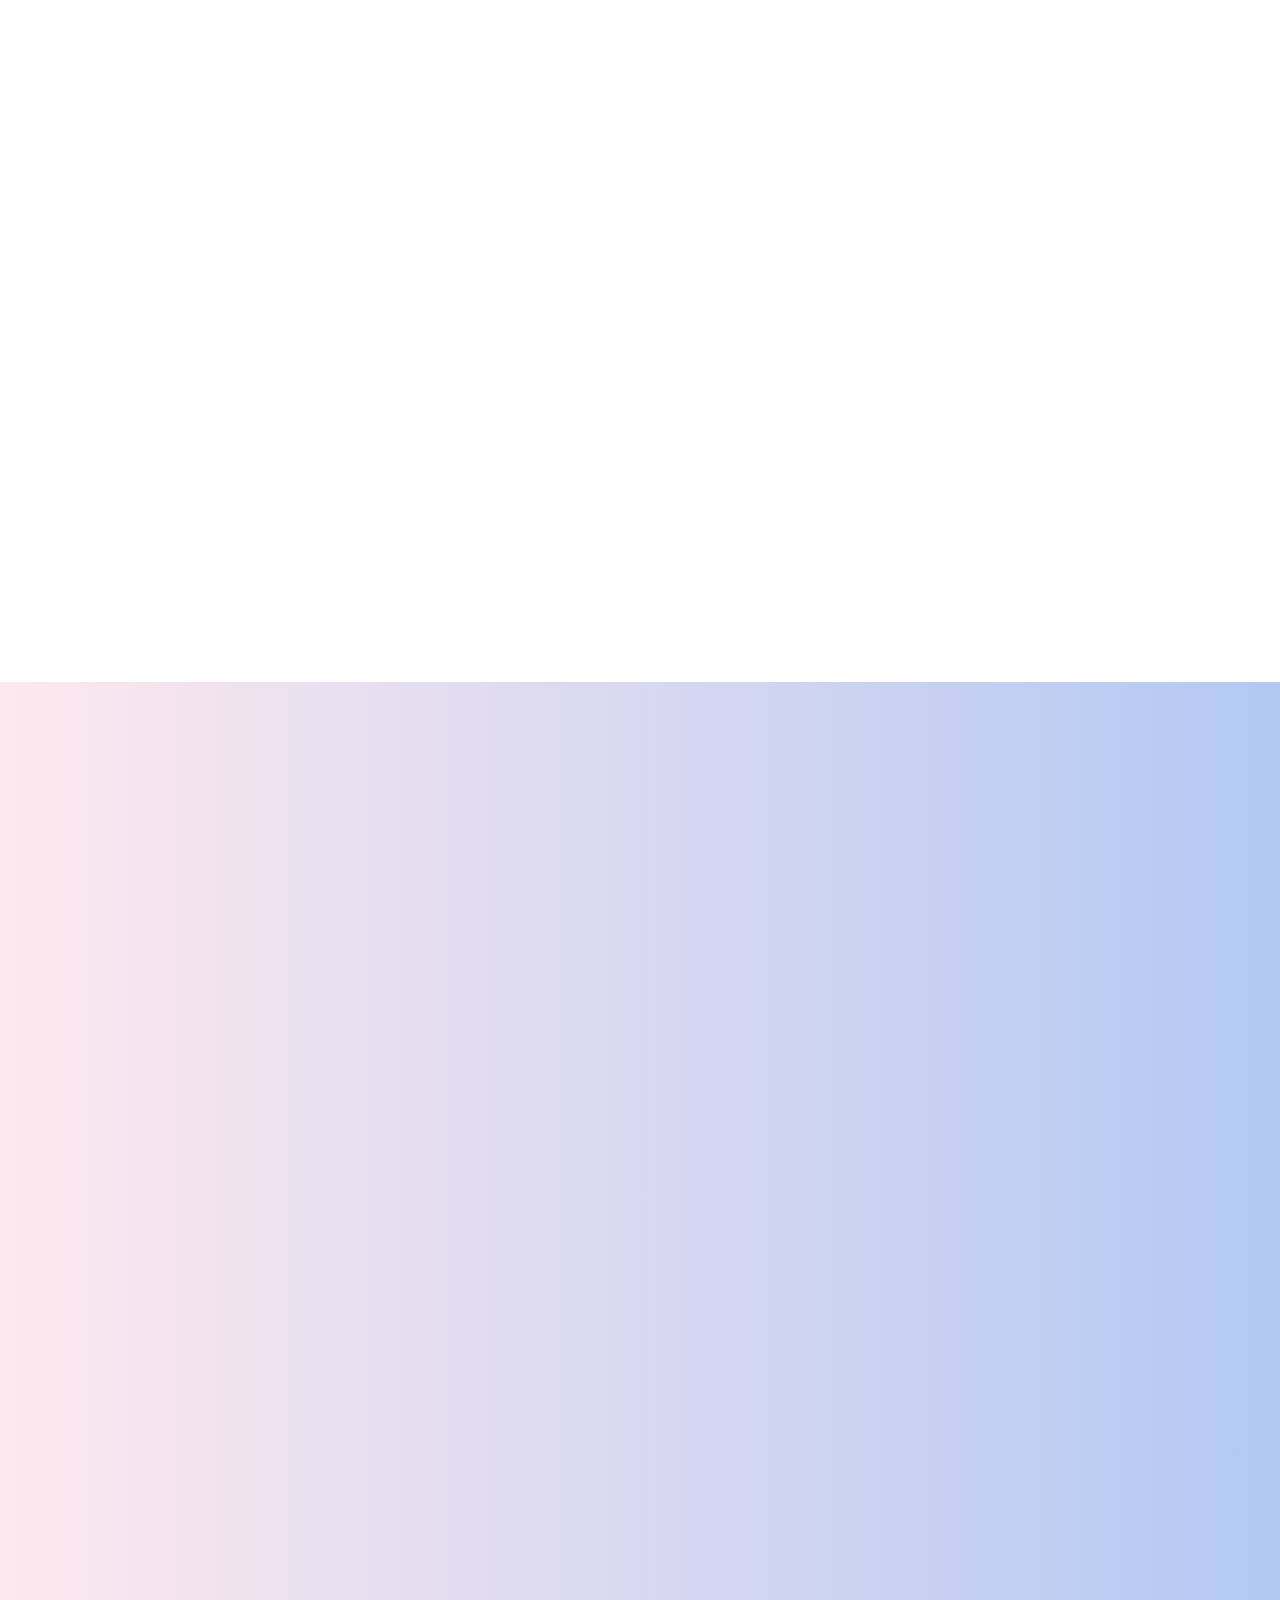
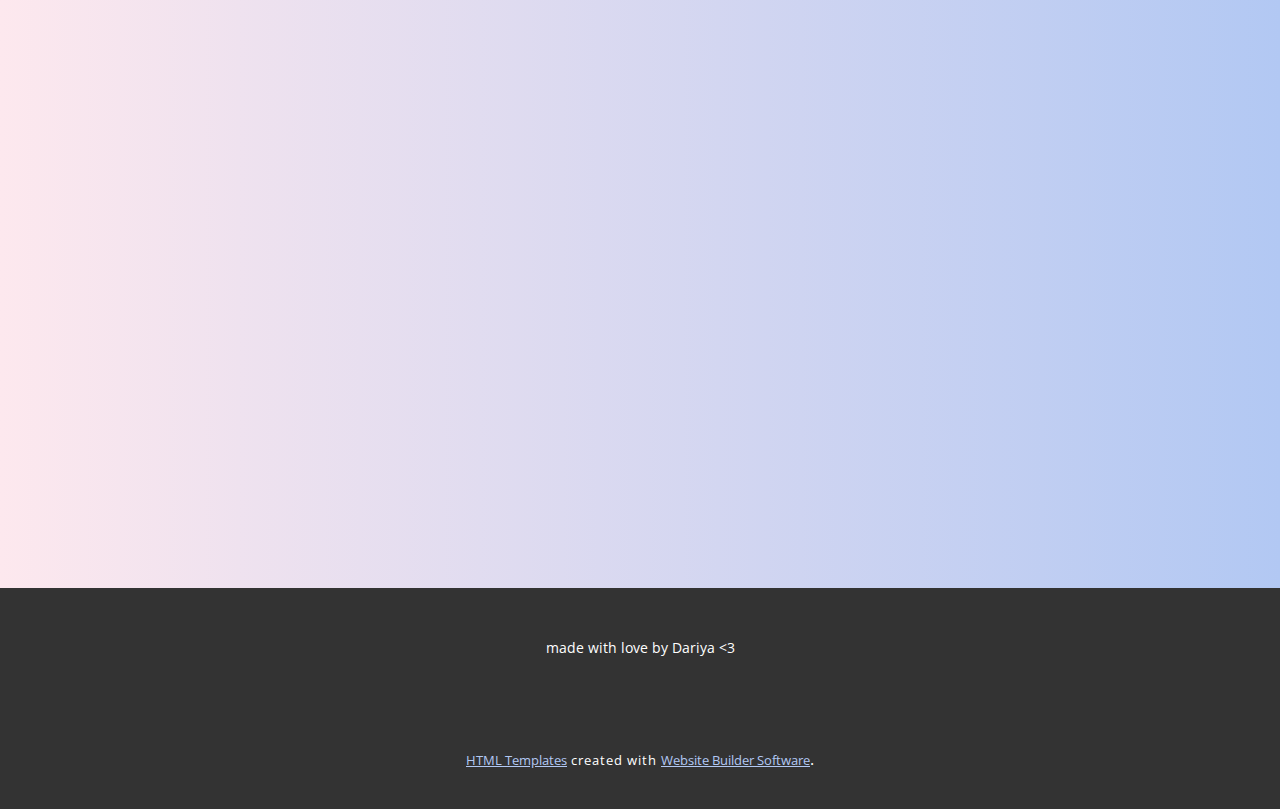
<file: Home.html>
<!DOCTYPE html>
<html style="font-size: 16px;">
  <head>
    <meta name="viewport" content="width=device-width, initial-scale=1.0">
    <meta charset="utf-8">
    <meta name="keywords" content="Web Design Services, ​Hosting solution with benefits., ​What do our users say?, ​Hosting for every website, Meet Our Best Team, Premium Plans, $0, $29, $59, $139, Nam ultrices ultrices nec tortor pulvinar esteras loremips est orem., Follow us, Contact us">
    <meta name="description" content="">
    <meta name="page_type" content="np-template-header-footer-from-plugin">
    <title>Home</title>
    <link rel="stylesheet" href="nicepage.css" media="screen">
<link rel="stylesheet" href="Home.css" media="screen">
    <script class="u-script" type="text/javascript" src="jquery-1.9.1.min.js" defer=""></script>
    <script class="u-script" type="text/javascript" src="nicepage.js" defer=""></script>
    <meta name="generator" content="Nicepage 4.3.3, nicepage.com">
    <link id="u-theme-google-font" rel="stylesheet" href="https://fonts.googleapis.com/css?family=Montserrat:100,100i,200,200i,300,300i,400,400i,500,500i,600,600i,700,700i,800,800i,900,900i|Open+Sans:300,300i,400,400i,600,600i,700,700i,800,800i">
    <link id="u-page-google-font" rel="stylesheet" href="https://fonts.googleapis.com/css?family=Montserrat:100,100i,200,200i,300,300i,400,400i,500,500i,600,600i,700,700i,800,800i,900,900i|Montserrat:100,100i,200,200i,300,300i,400,400i,500,500i,600,600i,700,700i,800,800i,900,900i">
    
    
    
    
    
    
    <script type="application/ld+json">{
		"@context": "http://schema.org",
		"@type": "Organization",
		"name": "",
		"url": "/",
		"logo": "images/RosaCuorePixelBandaLogo1_150.png"
}</script>
    <meta name="theme-color" content="#4b7de1">
    <meta property="og:title" content="Home">
    <meta property="og:type" content="website">
    <link rel="canonical" href="/">
  </head>
  <body class="u-body u-overlap"><header class="u-clearfix u-header u-sticky u-sticky-a8fb u-header" id="sec-fce5"><div class="u-clearfix u-sheet u-sheet-1">
        <a href="/Home.html" data-page-id="1338516" class="u-image u-logo u-image-1" data-image-width="150" data-image-height="150" title="Home">
          <img src="images/RosaCuorePixelBandaLogo1_150.png" class="u-logo-image u-logo-image-1">
        </a>
        <nav class="u-menu u-menu-dropdown u-offcanvas u-menu-1" data-responsive-from="XL">
          <div class="menu-collapse" style="font-size: 1rem; letter-spacing: 0px;" wfd-invisible="true">
            <a class="u-button-style u-custom-left-right-menu-spacing u-custom-padding-bottom u-custom-top-bottom-menu-spacing u-nav-link u-text-active-palette-1-base u-text-hover-palette-2-base" href="#" style="padding: 17px 22px; font-size: calc(1em + 34px); color: rgb(0, 0, 0) !important;">
              <svg class="u-svg-link" preserveAspectRatio="xMidYMin slice" viewBox="0 0 51.997 51.997" style=""><use xlink:href="#svg-b8b0"></use></svg>
              <svg class="u-svg-content" viewBox="0 0 51.997 51.997" x="0px" y="0px" id="svg-b8b0" style="enable-background:new 0 0 51.997 51.997;"><g><path d="M51.911,16.242C51.152,7.888,45.239,1.827,37.839,1.827c-4.93,0-9.444,2.653-11.984,6.905
		c-2.517-4.307-6.846-6.906-11.697-6.906c-7.399,0-13.313,6.061-14.071,14.415c-0.06,0.369-0.306,2.311,0.442,5.478
		c1.078,4.568,3.568,8.723,7.199,12.013l18.115,16.439l18.426-16.438c3.631-3.291,6.121-7.445,7.199-12.014
		C52.216,18.553,51.97,16.611,51.911,16.242z M49.521,21.261c-0.984,4.172-3.265,7.973-6.59,10.985L25.855,47.481L9.072,32.25
		c-3.331-3.018-5.611-6.818-6.596-10.99c-0.708-2.997-0.417-4.69-0.416-4.701l0.015-0.101C2.725,9.139,7.806,3.826,14.158,3.826
		c4.687,0,8.813,2.88,10.771,7.515l0.921,2.183l0.921-2.183c1.927-4.564,6.271-7.514,11.069-7.514
		c6.351,0,11.433,5.313,12.096,12.727C49.938,16.57,50.229,18.264,49.521,21.261z"></path>
</g></svg>
            </a>
          </div>
          <div class="u-nav-container" wfd-invisible="true">
            <ul class="u-nav u-unstyled u-nav-1"><li class="u-nav-item"><a class="u-button-style u-nav-link u-text-active-palette-1-base u-text-hover-palette-2-base" href="//Copy-of-Home-1.html" style="padding: 10px 20px;">Copy of Home 1</a>
</li><li class="u-nav-item"><a class="u-button-style u-nav-link u-text-active-palette-1-base u-text-hover-palette-2-base" href="//Home.html" style="padding: 10px 20px;">Home</a>
</li><li class="u-nav-item"><a class="u-button-style u-nav-link u-text-active-palette-1-base u-text-hover-palette-2-base" href="//Contact-me.html" style="padding: 10px 20px;">Contact me</a>
</li></ul>
          </div>
          <div class="u-custom-menu u-nav-container-collapse" wfd-invisible="true">
            <div class="u-black u-container-style u-inner-container-layout u-opacity u-opacity-95 u-sidenav">
              <div class="u-inner-container-layout u-sidenav-overflow">
                <div class="u-menu-close"></div>
                <ul class="u-align-center u-nav u-popupmenu-items u-unstyled u-nav-2"><li class="u-nav-item"><a class="u-button-style u-nav-link" href="/Home.html" style="padding: 10px 20px;">Home</a>
</li><li class="u-nav-item"><a class="u-button-style u-nav-link" href="//Home.html" style="padding: 10px 20px;">Home</a>
</li></ul>
              </div>
            </div>
            <div class="u-black u-menu-overlay u-opacity u-opacity-70" wfd-invisible="true"></div>
          </div>
        </nav>
      </div></header>
    <section class="u-align-center-xs u-clearfix u-image u-section-1" id="carousel_f379" data-image-width="1620" data-image-height="1080">
      <div class="u-clearfix u-sheet u-valign-middle u-sheet-1">
        <div class="u-expanded-width-sm u-expanded-width-xs u-gradient u-radius-30 u-shape u-shape-round u-shape-1" data-animation-name="fadeIn" data-animation-duration="1500" data-animation-direction=""></div>
        <div class="u-align-center u-container-style u-group u-radius-30 u-shape-round u-white u-group-1" data-animation-name="slideIn" data-animation-duration="1500" data-animation-direction="Down">
          <div class="u-container-layout u-valign-middle u-container-layout-1">
            <h4 class="u-hover-feature u-text u-text-default u-text-1">Hi, my name is&nbsp;</h4>
            <h1 class="u-text u-text-palette-2-base u-text-2">&nbsp;Dariya</h1>
            <p class="u-custom-font u-font-courier-new u-text u-text-3">Front-End Developer / UX Designer</p>
          </div>
        </div>
      </div>
      
    </section>
    <section class="u-clearfix u-section-2" id="carousel_ef73">
      <div class="u-clearfix u-sheet u-valign-middle u-sheet-1">
        <div class="u-clearfix u-expanded-width u-layout-wrap u-layout-wrap-1">
          <div class="u-layout">
            <div class="u-layout-row">
              <div class="u-container-style u-layout-cell u-size-18-xl u-size-20-lg u-size-30-md u-size-30-sm u-size-30-xs u-layout-cell-1">
                <div class="u-container-layout u-container-layout-1">
                  <h2 class="u-text u-text-palette-2-base u-text-1" data-animation-name="fadeIn" data-animation-duration="2000" data-animation-direction="Left">About Me :</h2>
                  <div class="u-image u-image-circle u-image-1" alt="" data-image-width="828" data-image-height="592" data-animation-name="fadeIn" data-animation-duration="2000" data-animation-direction="Left"></div>
                </div>
              </div>
              <div class="u-container-style u-layout-cell u-size-23-lg u-size-25-xl u-size-30-md u-size-30-sm u-size-30-xs u-layout-cell-2">
                <div class="u-container-layout u-valign-middle u-container-layout-2">
                  <p class="u-align-center u-custom-font u-font-montserrat u-spacing-10 u-text u-text-black u-text-2"> Hey there, I'm Dariya and I'm passionate about developing attractive, functional, and intuitive user experiences! I'm currently a senior at NYU currently studying Computer Science, Web Programming &amp; Applications, and the Business of Entertainment, Media, and Technology.Just a few of my many varied interests include: full-stack development, design, and photography.<br>
                  </p>
                </div>
              </div>
              <div class="u-container-style u-gradient u-layout-cell u-radius-17 u-shape-round u-size-17-lg u-size-17-xl u-size-60-md u-size-60-sm u-size-60-xs u-layout-cell-3" data-animation-name="fadeIn" data-animation-duration="2000" data-animation-direction="Right">
                <div class="u-container-layout u-valign-middle u-container-layout-3">
                  <p class="u-custom-font u-font-montserrat u-text u-text-3">Sed pulvinar proin gravida hendrerit lectus. Faucibus et molestie ac feugiat sed. Malesuada fames ac turpis egestas maecenas pharetra convallis posuere morbi.&nbsp;<br>
                    <br>Turpis egestas integer eget aliquet nibh praesent. Vitae et leo duis ut diam quam nulla porttitor massa. Quis lectus nulla at volutpat diam ut venenatis tellus. Eget nullam non nisi est sit amet facilisis magna etiam.&nbsp;
                  </p>
                </div>
              </div>
            </div>
          </div>
        </div>
      </div>
    </section>
    <section class="u-align-center u-clearfix u-section-3" id="carousel_1f11">
      <div class="u-clearfix u-sheet u-valign-middle-md u-sheet-1">
        <div class="u-expanded-width u-gradient u-radius-20 u-shape u-shape-round u-shape-1" data-animation-name="fadeIn" data-animation-duration="2000" data-animation-direction="Down"></div>
        <h1 class="u-custom-font u-heading-font u-text u-text-default-lg u-text-default-md u-text-default-sm u-text-default-xl u-text-1">My Skills<br>
        </h1>
        <div class="u-list u-list-1">
          <div class="u-repeater u-repeater-1">
            <div class="u-align-left u-container-style u-list-item u-radius-20 u-repeater-item u-shape-round u-white u-list-item-1" data-animation-name="fadeIn" data-animation-duration="2000" data-animation-direction="Up">
              <div class="u-container-layout u-similar-container u-container-layout-1">
                <h3 class="u-align-center u-text u-text-default u-text-palette-1-base u-text-2">UI / UX Design</h3>
                <h5 class="u-text u-text-black u-text-default u-text-3">Chief Accountant</h5>
              </div>
            </div>
            <div class="u-align-left u-container-style u-list-item u-radius-20 u-repeater-item u-shape-round u-white u-list-item-2" data-animation-name="fadeIn" data-animation-duration="2000" data-animation-direction="Up">
              <div class="u-container-layout u-similar-container u-container-layout-2">
                <h3 class="u-align-center u-text u-text-default u-text-palette-1-base u-text-4">Front-End Development</h3>
                <h5 class="u-text u-text-black u-text-default u-text-5">Secretary</h5>
              </div>
            </div>
            <div class="u-align-left u-container-style u-list-item u-radius-20 u-repeater-item u-shape-round u-white u-list-item-3" data-animation-name="fadeIn" data-animation-duration="2000" data-animation-direction="Up">
              <div class="u-container-layout u-similar-container u-container-layout-3">
                <h3 class="u-align-center u-text u-text-default u-text-palette-1-base u-text-6">Branding and Marketing</h3>
                <h5 class="u-text u-text-black u-text-default u-text-7">Sales Manager</h5>
              </div>
            </div>
          </div>
        </div>
      </div>
    </section>
    <section class="u-align-center u-clearfix u-gradient u-section-4" id="carousel_9938">
      <div class="u-clearfix u-sheet u-sheet-1">
        <div class="u-clearfix u-expanded-width-md u-expanded-width-sm u-expanded-width-xs u-gutter-10 u-layout-wrap u-layout-wrap-1">
          <div class="u-gutter-0 u-layout">
            <div class="u-layout-col">
              <div class="u-size-30">
                <div class="u-layout-row">
                  <div class="u-align-center u-container-style u-layout-cell u-radius-15 u-size-30 u-white u-layout-cell-1" data-image-width="1620" data-image-height="1080" data-animation-name="slideIn" data-animation-duration="2000" data-animation-direction="Down">
                    <div class="u-container-layout u-valign-top u-container-layout-1"><span class="u-file-icon u-icon u-icon-circle u-palette-2-light-3 u-spacing-18 u-text-palette-1-base u-icon-1"><img src="images/1.png" alt=""></span>
                      <h3 class="u-text u-text-default u-text-palette-1-base u-text-1">UX / UI Design</h3>
                      <p class="u-text u-text-palette-5-dark-2 u-text-2">Duis aute irure dolor in reprehenderit in voluptate velit esse cillum dolore eu fugiat nulla pariatur</p>
                      <a href="https://nicepage.review" class="u-active-none u-align-center u-border-1 u-border-active-palette-1-light-1 u-border-hover-palette-1-light-1 u-border-palette-1-base u-btn u-button-style u-hover-none u-none u-text-body-color u-btn-1">more</a>
                    </div>
                  </div>
                  <div class="u-align-center u-container-style u-hover-feature u-layout-cell u-radius-15 u-size-30 u-white u-layout-cell-2" data-animation-name="slideIn" data-animation-duration="2000" data-animation-direction="Down">
                    <div class="u-container-layout u-valign-top u-container-layout-2"><span class="u-icon u-icon-circle u-palette-1-light-3 u-spacing-18 u-text-palette-1-base u-icon-2"><svg class="u-svg-link" preserveAspectRatio="xMidYMin slice" viewBox="0 0 512 512" style=""><use xlink:href="#svg-0413"></use></svg><svg class="u-svg-content" viewBox="0 0 512 512" id="svg-0413"><path d="m467 1h-422c-24.813 0-45 20.187-45 45v420c0 24.813 20.187 45 45 45h422c24.813 0 45-20.187 45-45v-420c0-24.813-20.187-45-45-45zm-422 30h422c8.271 0 15 6.729 15 15v75h-452v-75c0-8.271 6.729-15 15-15zm422 450h-422c-8.271 0-15-6.729-15-15v-315h452v315c0 8.271-6.729 15-15 15z"></path><path d="m306.909 197.213c-7.614-3.263-16.433.264-19.696 7.878l-90 210c-3.264 7.614.264 16.433 7.878 19.696 7.617 3.264 16.434-.266 19.696-7.878l90-210c3.264-7.615-.264-16.433-7.878-19.696z"></path><path d="m177.713 246.629c-5.176-6.469-14.617-7.517-21.083-2.342l-75 60c-7.499 5.997-7.504 17.424 0 23.426l75 60c6.469 5.176 15.91 4.126 21.083-2.342 5.175-6.469 4.127-15.909-2.343-21.083l-60.358-48.288 60.358-48.287c6.47-5.175 7.518-14.614 2.343-21.084z"></path><path d="m430.37 304.287-75-60c-6.469-5.176-15.909-4.127-21.083 2.342-5.175 6.469-4.127 15.909 2.343 21.083l60.358 48.288-60.358 48.287c-6.47 5.175-7.518 14.614-2.343 21.083 5.182 6.476 14.623 7.512 21.083 2.342l75-60c7.499-5.997 7.504-17.423 0-23.425z"></path><circle cx="76" cy="76" r="15"></circle><circle cx="136" cy="76" r="15"></circle><circle cx="196" cy="76" r="15"></circle><path d="m346 91h90c8.284 0 15-6.716 15-15s-6.716-15-15-15h-90c-8.284 0-15 6.716-15 15s6.716 15 15 15z"></path></svg></span>
                      <h3 class="u-text u-text-default u-text-palette-1-base u-text-3">Front-End</h3>
                      <p class="u-text u-text-palette-5-dark-2 u-text-4">Duis aute irure dolor in reprehenderit in voluptate velit esse cillum dolore eu fugiat nulla pariatur</p>
                      <a href="https://nicepage.com/templates" class="u-active-none u-align-center u-border-1 u-border-active-palette-1-light-1 u-border-hover-palette-1-light-1 u-border-palette-1-base u-btn u-button-style u-hover-none u-none u-text-body-color u-btn-2">more</a>
                    </div>
                  </div>
                </div>
              </div>
              <div class="u-size-30">
                <div class="u-layout-row">
                  <div class="u-align-center u-container-style u-hover-feature u-layout-cell u-radius-15 u-size-30 u-white u-layout-cell-3" data-animation-name="slideIn" data-animation-duration="2000" data-animation-direction="Up">
                    <div class="u-container-layout u-valign-top u-container-layout-3"><span class="u-file-icon u-icon u-icon-circle u-palette-1-light-3 u-spacing-18 u-text-palette-1-base u-icon-3"><img src="images/2.png" alt=""></span>
                      <h3 class="u-text u-text-default u-text-palette-1-base u-text-5">Web 3.0</h3>
                      <p class="u-text u-text-palette-5-dark-2 u-text-6">Duis aute irure dolor in reprehenderit in voluptate velit esse cillum dolore eu fugiat nulla pariatur</p>
                      <a href="https://nicepage.com/wysiwyg-html-editor" class="u-active-none u-align-center u-border-1 u-border-active-palette-1-light-1 u-border-hover-palette-1-light-1 u-border-palette-1-base u-btn u-button-style u-hover-none u-none u-text-body-color u-btn-3">more</a>
                    </div>
                  </div>
                  <div class="u-align-center u-container-style u-hover-feature u-layout-cell u-radius-15 u-size-30 u-white u-layout-cell-4" data-animation-name="slideIn" data-animation-duration="2000" data-animation-direction="Up">
                    <div class="u-container-layout u-valign-top u-container-layout-4"><span class="u-file-icon u-icon u-icon-circle u-palette-2-light-3 u-spacing-18 u-text-palette-1-base u-icon-4"><img src="images/3.png" alt=""></span>
                      <h3 class="u-text u-text-default u-text-palette-1-base u-text-7">Marketing Campaigns</h3>
                      <p class="u-text u-text-palette-5-dark-2 u-text-8">Duis aute irure dolor llum dolore eu fugiat nulla pariatur</p>
                      <a href="https://nicepage.one" class="u-active-none u-align-center u-border-1 u-border-active-palette-1-light-1 u-border-hover-palette-1-light-1 u-border-palette-1-base u-btn u-button-style u-hover-none u-none u-text-body-color u-btn-4">more</a>
                    </div>
                  </div>
                </div>
              </div>
            </div>
          </div>
        </div>
        <div class="u-align-left u-container-style u-expanded-width-md u-expanded-width-sm u-expanded-width-xs u-group u-shape-rectangle u-group-1" data-animation-name="fadeIn" data-animation-duration="1250" data-animation-direction="Left">
          <div class="u-container-layout u-container-layout-5">
            <h1 class="u-text u-text-palette-2-base u-text-9">My projects</h1>
            <p class="u-align-left u-text u-text-10">I love to work on different typer of projects where I can sharp my skills and help people to create a successful business! I love learning new technologies and share my knowledge with others.</p>
            <a href="/Copy-of-Home-1.html" data-page-id="1339191" class="u-active-black u-border-none u-btn u-btn-round u-button-style u-custom-font u-font-montserrat u-hover-palette-2-light-1 u-palette-1-base u-radius-10 u-btn-5">read more</a>
          </div>
        </div>
      </div>
      
      
      
    </section>
    <section class="u-clearfix u-white u-section-5" id="carousel_c559">
      <div class="u-align-left u-container-style u-expanded-width u-gradient u-group u-shape-rectangle u-group-1">
        <div class="u-container-layout u-container-layout-1"></div>
      </div>
    </section>
    
    
    <footer class="u-align-center u-clearfix u-footer u-grey-80 u-footer" id="sec-0a24"><div class="u-clearfix u-sheet u-sheet-1">
        <p class="u-small-text u-text u-text-variant u-text-1">made with love by Dariya &lt;3</p>
      </div></footer>
    <section class="u-backlink u-clearfix u-grey-80">
      <a class="u-link" href="https://nicepage.com/html-templates" target="_blank">
        <span>HTML Templates</span>
      </a>
      <p class="u-text">
        <span>created with</span>
      </p>
      <a class="u-link" href="" target="_blank">
        <span>Website Builder Software</span>
      </a>. 
    </section>
  </body>
</html>
</file>
